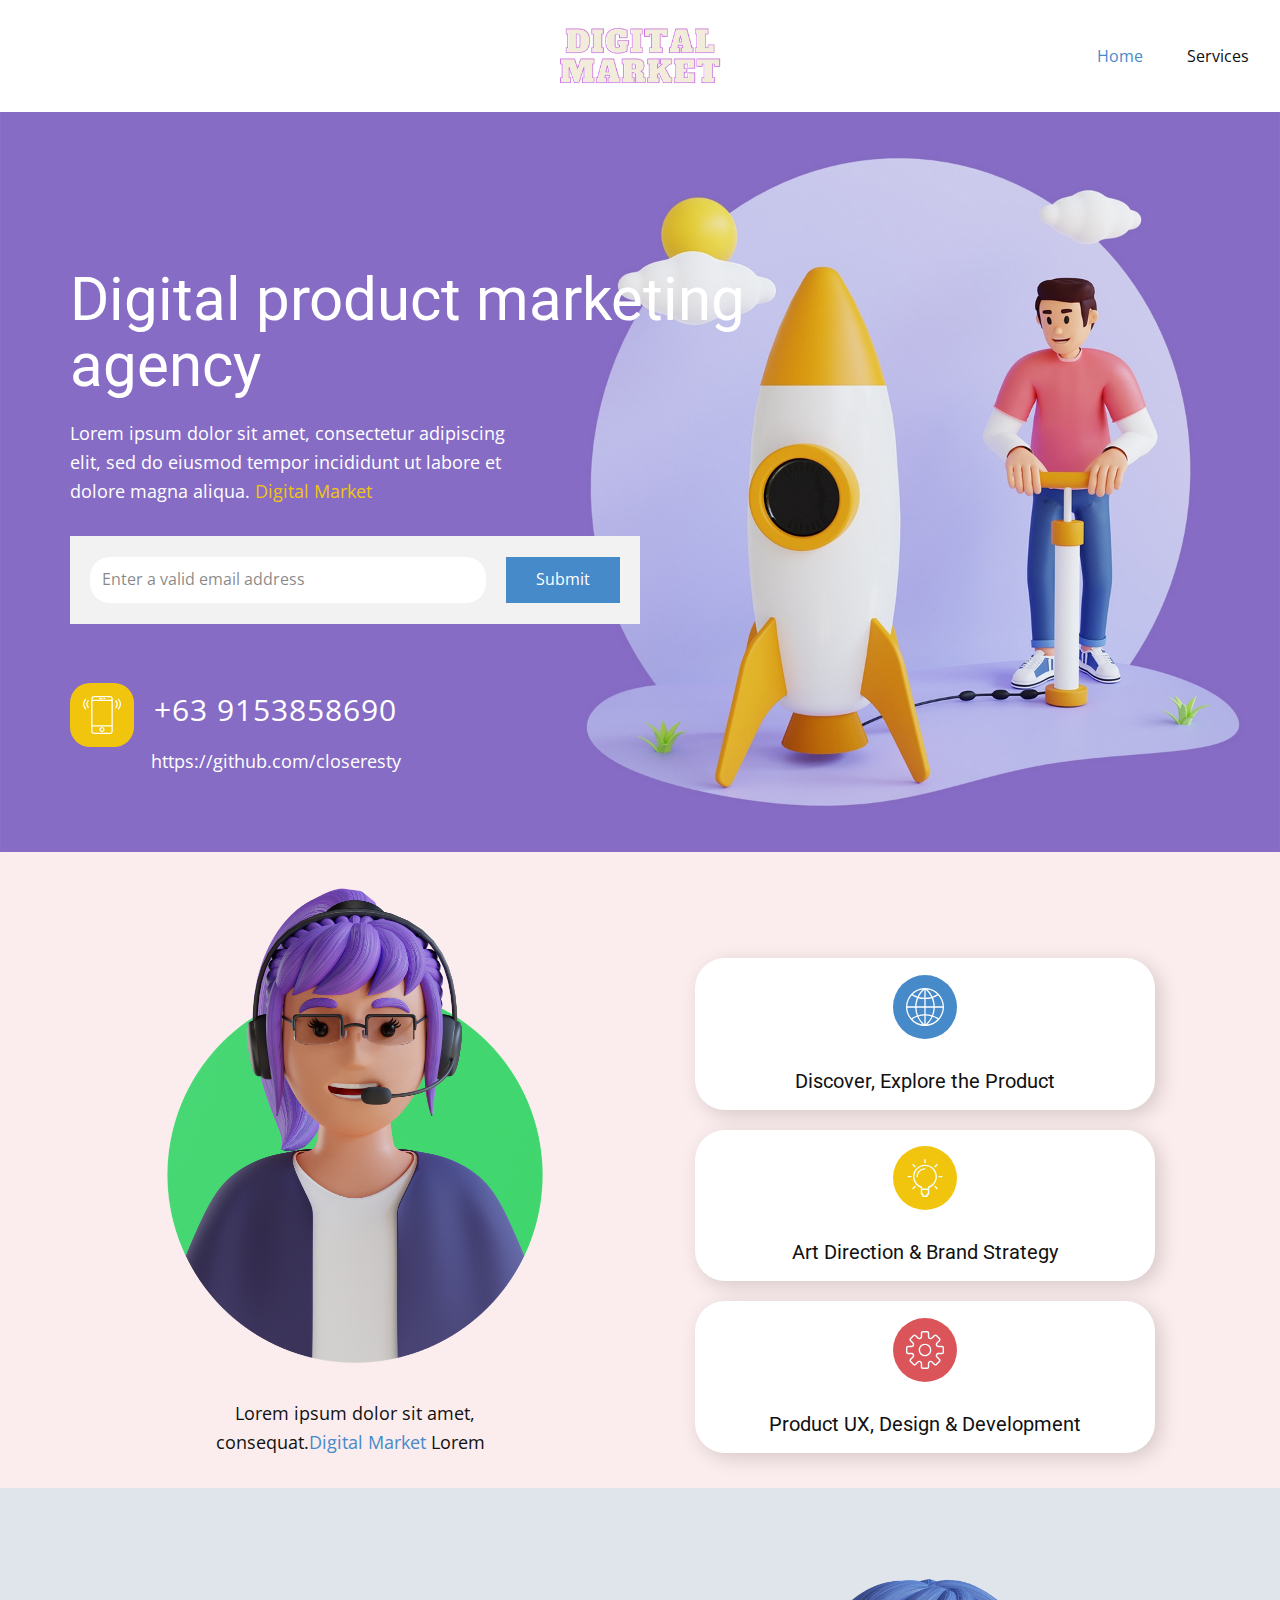
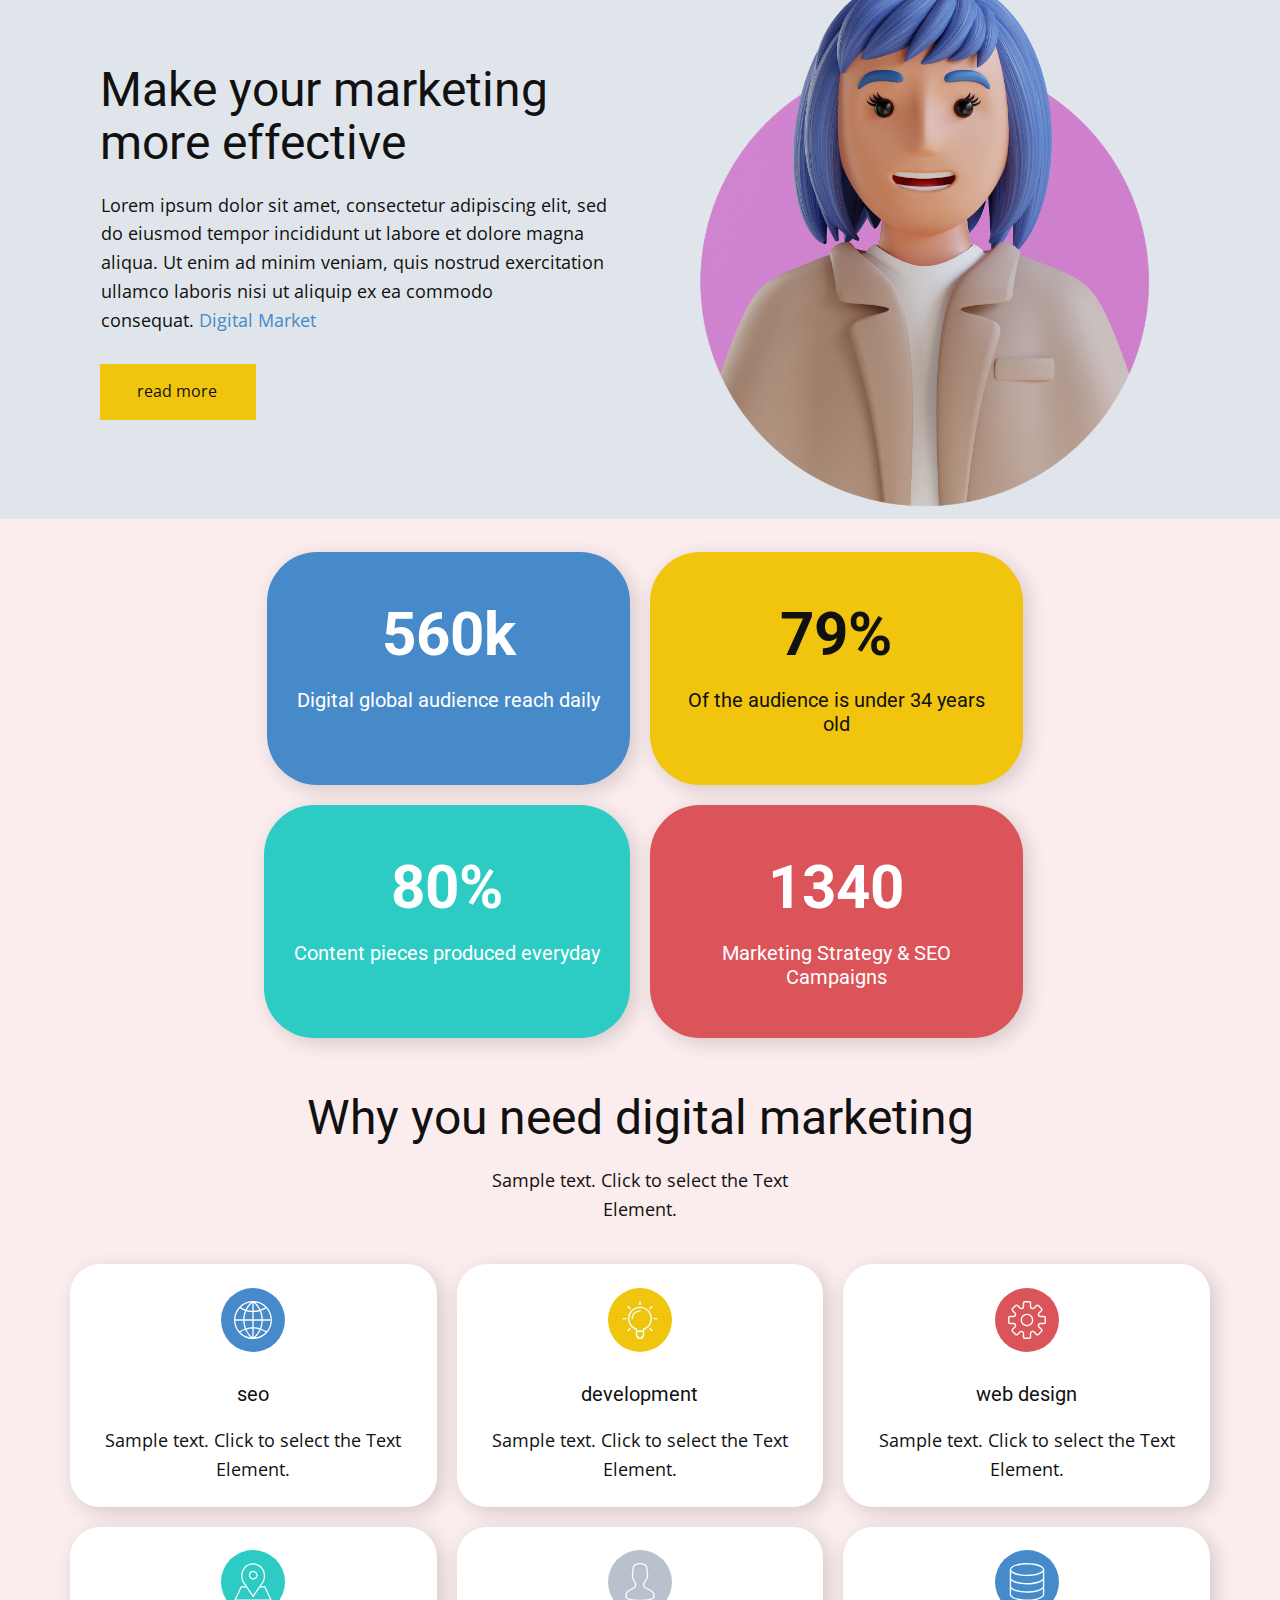
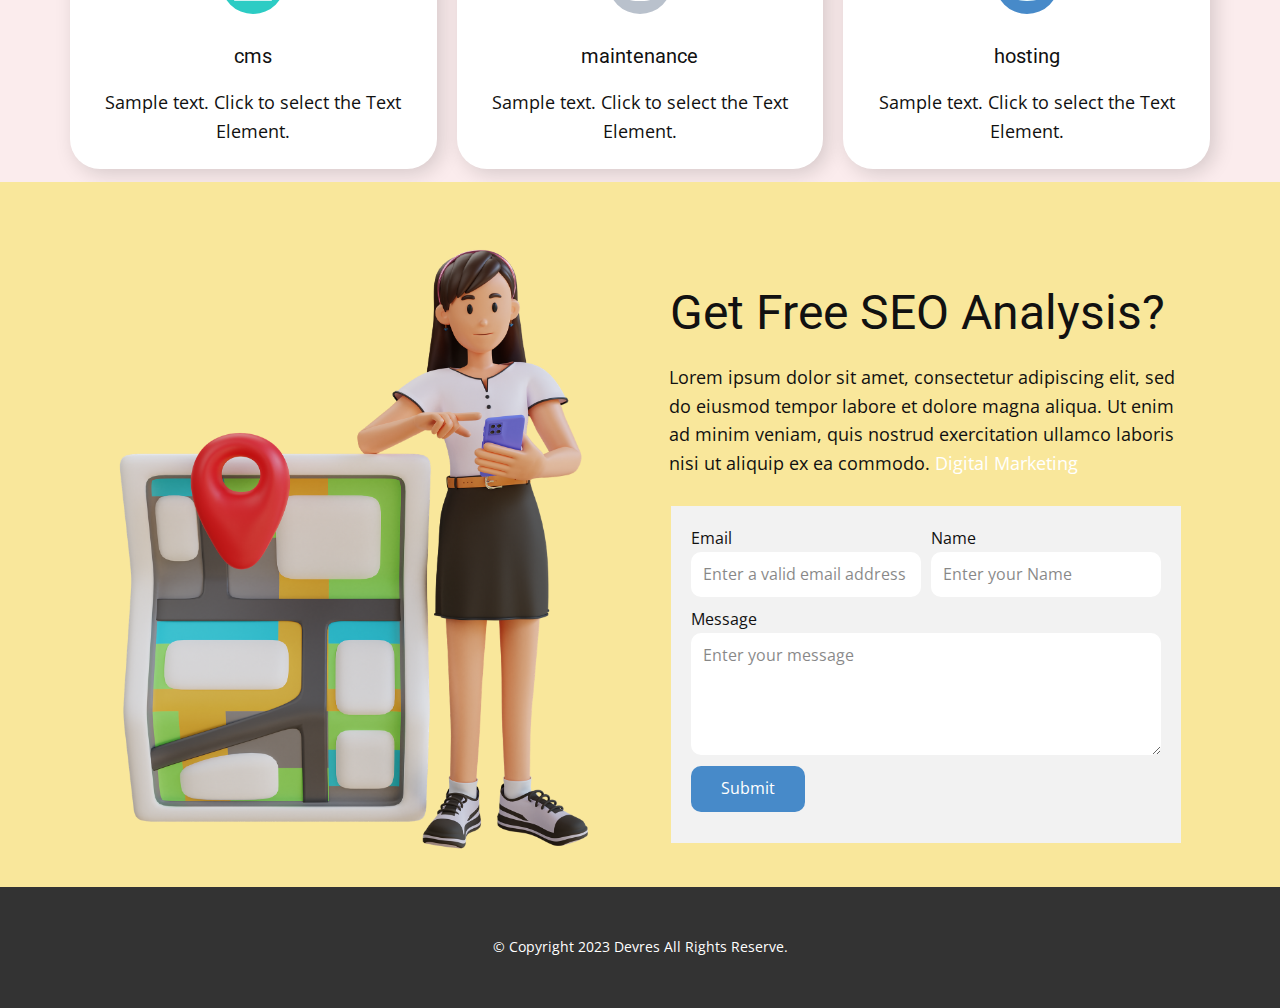
<file: index.html>
<!DOCTYPE html>
<html style="font-size: 16px;" lang="en">

<head>
  <meta name="viewport" content="width=device-width, initial-scale=1.0">
  <meta charset="utf-8">
  <meta name="keywords"
    content="​Digital product marketing agency, ​Make your marketing more effective, ​Convert more customers and grow more revenue now, 560k, 79%, 80%, 1340, ​Why you need digital marketing, ​Get Free SEO Analysis?, ​Got New Project?, Read what our customers say">
  <meta name="description" content="">
  <title>Home</title>
  <link rel="stylesheet" href="nicepage.css" media="screen">
  <link rel="stylesheet" href="Home.css" media="screen">
  <script class="u-script" type="text/javascript" src="jquery.js" defer=""></script>
  <script class="u-script" type="text/javascript" src="nicepage.js" defer=""></script>
  <meta name="generator" content="Nicepage 5.7.9, nicepage.com">
  <meta name="referrer" content="origin">
  <link id="u-theme-google-font" rel="stylesheet"
    href="https://fonts.googleapis.com/css?family=Roboto:100,100i,300,300i,400,400i,500,500i,700,700i,900,900i|Open+Sans:300,300i,400,400i,500,500i,600,600i,700,700i,800,800i">







  <script type="application/ld+json">{
	
}</script>
  <meta name="theme-color" content="#478ac9">
  <meta property="og:title" content="Home">
  <meta property="og:type" content="website">
  <meta data-intl-tel-input-cdn-path="intlTelInput/">
</head>

<body data-home-page="Home.html" data-home-page-title="Home" class="u-body u-xl-mode" data-lang="en">
  <header class="u-clearfix u-header u-header" id="sec-97b1">
    <div class="u-clearfix u-sheet u-sheet-1">
      <a href="https://nicepage.com" class="u-image u-logo u-image-1" data-image-width="1600" data-image-height="600">
        <img src="images/digitalmarketlogo.png" class="u-logo-image u-logo-image-1">
      </a>
      <nav class="u-menu u-menu-one-level u-offcanvas u-menu-1">
        <div class="menu-collapse" style="font-size: 1rem; letter-spacing: 0px;">
          <a class="u-button-style u-custom-left-right-menu-spacing u-custom-padding-bottom u-custom-top-bottom-menu-spacing u-nav-link u-text-active-palette-1-base u-text-hover-palette-2-base"
            href="#">
            <svg class="u-svg-link" viewBox="0 0 24 24">
              <use xmlns:xlink="http://www.w3.org/1999/xlink" xlink:href="#menu-hamburger"></use>
            </svg>
            <svg class="u-svg-content" version="1.1" id="menu-hamburger" viewBox="0 0 16 16" x="0px" y="0px"
              xmlns:xlink="http://www.w3.org/1999/xlink" xmlns="http://www.w3.org/2000/svg">
              <g>
                <rect y="1" width="16" height="2"></rect>
                <rect y="7" width="16" height="2"></rect>
                <rect y="13" width="16" height="2"></rect>
              </g>
            </svg>
          </a>
        </div>
        <div class="u-custom-menu u-nav-container">
          <ul class="u-nav u-unstyled u-nav-1">
            <li class="u-nav-item"><a
                class="u-button-style u-nav-link u-text-active-palette-1-base u-text-hover-palette-2-base"
                href="Home.html" style="padding: 18px 20px;">Home</a>
            </li>
            <li class="u-nav-item"><a
                class="u-button-style u-nav-link u-text-active-palette-1-base u-text-hover-palette-2-base"
                style="padding: 18px 20px;">Services</a>
            </li>
            <li class="u-nav-item"><a
                class="u-button-style u-nav-link u-text-active-palette-1-base u-text-hover-palette-2-base"
                style="padding: 18px 20px;">Contact Us</a>
            </li>
          </ul>
        </div>
        <div class="u-custom-menu u-nav-container-collapse">
          <div class="u-black u-container-style u-inner-container-layout u-opacity u-opacity-95 u-sidenav">
            <div class="u-inner-container-layout u-sidenav-overflow">
              <div class="u-menu-close"></div>
              <ul class="u-align-center u-nav u-popupmenu-items u-unstyled u-nav-2">
                <li class="u-nav-item"><a class="u-button-style u-nav-link" href="Home.html">Home</a>
                </li>
                <li class="u-nav-item"><a class="u-button-style u-nav-link">Services</a>
                </li>
                <li class="u-nav-item"><a class="u-button-style u-nav-link">Contact Us</a>
                </li>
              </ul>
            </div>
          </div>
          <div class="u-black u-menu-overlay u-opacity u-opacity-70"></div>
        </div>
      </nav>
    </div>
  </header>
  <section class="u-clearfix u-image u-section-1" id="sec-6d03" data-image-width="2200" data-image-height="1296">
    <div class="u-clearfix u-sheet u-sheet-1">
      <h1 class="u-align-left u-text u-text-body-alt-color u-text-1"> Digital product marketing agency</h1>
      <p class="u-align-left u-text u-text-body-alt-color u-text-2"> Lorem ipsum dolor sit amet, consectetur adipiscing
        elit, sed do eiusmod tempor incididunt ut labore et dolore magna aliqua.&nbsp;<a href="https://freepik.com"
          class="u-active-none u-border-none u-btn u-button-link u-button-style u-hover-none u-none u-text-palette-3-base u-btn-1">Digital
          Market</a>
      </p>
      <div class="u-form u-grey-5 u-form-1">
        <form action="https://forms.nicepagesrv.com/v2/form/process"
          class="u-clearfix u-form-horizontal u-form-spacing-20 u-inner-form" source="email" name="form"
          style="padding: 20px;">
          <div class="u-form-email u-form-group u-label-none">
            <label for="email-b947" class="u-label">Email</label>
            <input type="email" placeholder="Enter a valid email address" id="email-b947" name="email"
              class="u-border-none u-input u-input-rectangle u-radius-20" required="">
          </div>
          <div class="u-align-left u-form-group u-form-submit u-label-none">
            <a href="#" class="u-btn u-btn-submit u-button-style">Submit</a>
            <input type="submit" value="submit" class="u-form-control-hidden">
          </div>
          <div class="u-form-send-message u-form-send-success"> Thank you! Your message has been sent. </div>
          <div class="u-form-send-error u-form-send-message"> Unable to send your message. Please fix errors then try
            again. </div>
          <input type="hidden" value="" name="recaptchaResponse">
          <input type="hidden" name="formServices" value="98e41a46f298895fff25b10ecca5462d">
        </form>
      </div><span class="u-align-left u-icon u-icon-rounded u-palette-3-base u-radius-20 u-text-white u-icon-1"><svg
          class="u-svg-link" preserveAspectRatio="xMidYMin slice" viewBox="0 0 60 60" style="color: azure;">
          <use xmlns:xlink="http://www.w3.org/1999/xlink" xlink:href="#svg-0a7d"></use>
        </svg><svg class="u-svg-content" viewBox="0 0 60 60" x="0px" y="0px" id="svg-0a7d"
          style="enable-background:new 0 0 60 60;">
          <g>
            <path
              d="M42.595,0H17.405C14.977,0,13,1.977,13,4.405v51.189C13,58.023,14.977,60,17.405,60h25.189C45.023,60,47,58.023,47,55.595
		V4.405C47,1.977,45.023,0,42.595,0z M15,8h30v38H15V8z M17.405,2h25.189C43.921,2,45,3.079,45,4.405V6H15V4.405
		C15,3.079,16.079,2,17.405,2z M42.595,58H17.405C16.079,58,15,56.921,15,55.595V48h30v7.595C45,56.921,43.921,58,42.595,58z">
            </path>
            <path d="M30,49c-2.206,0-4,1.794-4,4s1.794,4,4,4s4-1.794,4-4S32.206,49,30,49z M30,55c-1.103,0-2-0.897-2-2s0.897-2,2-2
		s2,0.897,2,2S31.103,55,30,55z"></path>
            <path d="M26,5h4c0.553,0,1-0.447,1-1s-0.447-1-1-1h-4c-0.553,0-1,0.447-1,1S25.447,5,26,5z"></path>
            <path d="M33,5h1c0.553,0,1-0.447,1-1s-0.447-1-1-1h-1c-0.553,0-1,0.447-1,1S32.447,5,33,5z"></path>
            <path d="M56.612,4.569c-0.391-0.391-1.023-0.391-1.414,0s-0.391,1.023,0,1.414c3.736,3.736,3.736,9.815,0,13.552
		c-0.391,0.391-0.391,1.023,0,1.414c0.195,0.195,0.451,0.293,0.707,0.293s0.512-0.098,0.707-0.293
		C61.128,16.434,61.128,9.085,56.612,4.569z"></path>
            <path d="M52.401,6.845c-0.391-0.391-1.023-0.391-1.414,0s-0.391,1.023,0,1.414c1.237,1.237,1.918,2.885,1.918,4.639
		s-0.681,3.401-1.918,4.638c-0.391,0.391-0.391,1.023,0,1.414c0.195,0.195,0.451,0.293,0.707,0.293s0.512-0.098,0.707-0.293
		c1.615-1.614,2.504-3.764,2.504-6.052S54.017,8.459,52.401,6.845z"></path>
            <path d="M4.802,5.983c0.391-0.391,0.391-1.023,0-1.414s-1.023-0.391-1.414,0c-4.516,4.516-4.516,11.864,0,16.38
		c0.195,0.195,0.451,0.293,0.707,0.293s0.512-0.098,0.707-0.293c0.391-0.391,0.391-1.023,0-1.414
		C1.065,15.799,1.065,9.72,4.802,5.983z"></path>
            <path d="M9.013,6.569c-0.391-0.391-1.023-0.391-1.414,0c-1.615,1.614-2.504,3.764-2.504,6.052s0.889,4.438,2.504,6.053
		c0.195,0.195,0.451,0.293,0.707,0.293s0.512-0.098,0.707-0.293c0.391-0.391,0.391-1.023,0-1.414
		c-1.237-1.237-1.918-2.885-1.918-4.639S7.775,9.22,9.013,7.983C9.403,7.593,9.403,6.96,9.013,6.569z"></path>
          </g>
        </svg></span>
      <a href="https://nicepage.com/css-templates"
        class="u-active-none u-align-left u-btn u-button-style u-hover-none u-none u-text-body-alt-color u-text-hover-palette-3-base u-btn-3">
        +63 9153858690<span style="font-size: 0.625rem;"></span>
      </a>
      <p class="u-align-left u-text u-text-body-alt-color u-text-default u-text-3">https://github.com/closeresty</p>
    </div>
  </section>
  <section class="u-clearfix u-palette-2-light-3 u-section-2" id="sec-44ff">
    <div class="u-clearfix u-sheet u-sheet-1">
      <div class="u-clearfix u-expanded-width u-layout-wrap u-layout-wrap-1">
        <div class="u-layout">
          <div class="u-layout-row">
            <div class="u-container-style u-layout-cell u-size-30 u-layout-cell-1">
              <div class="u-container-layout u-container-layout-1">
                <div class="u-image u-image-circle u-image-contain u-image-1" alt="" data-image-width="1800"
                  data-image-height="2259"></div>
                <p class="u-align-center u-text u-text-1"> Lorem ipsum dolor sit amet, consequat.<a
                    href="https://freepik.com"
                    class="u-active-none u-border-none u-btn u-button-link u-button-style u-hover-none u-none u-text-palette-1-base u-btn-1">Digital
                    Market</a>&nbsp;Lorem&nbsp;&nbsp;
                </p>
              </div>
            </div>
            <div class="u-container-align-center u-container-style u-layout-cell u-size-30 u-layout-cell-2">
              <div class="u-container-layout u-valign-middle u-container-layout-2">
                <div class="u-list u-list-1">
                  <div class="u-repeater u-repeater-1">
                    <div
                      class="u-container-align-center u-container-style u-list-item u-radius-30 u-repeater-item u-shape-round u-white u-list-item-1">
                      <div class="u-container-layout u-similar-container u-valign-middle u-container-layout-3"><span
                          class="u-align-center u-custom-item u-icon u-icon-circle u-palette-1-base u-text-white u-icon-1"><svg
                            class="u-svg-link" preserveAspectRatio="xMidYMin slice" viewBox="0 0 58 58" style="color: azure;">
                            <use xmlns:xlink="http://www.w3.org/1999/xlink" xlink:href="#svg-34ba"></use>
                          </svg><svg class="u-svg-content" viewBox="0 0 58 58" x="0px" y="0px" id="svg-34ba"
                            style="enable-background:new 0 0 58 58;">
                            <path d="M50.688,48.222C55.232,43.101,58,36.369,58,29c0-7.667-2.996-14.643-7.872-19.834c0,0,0-0.001,0-0.001
	c-0.004-0.006-0.01-0.008-0.013-0.013c-5.079-5.399-12.195-8.855-20.11-9.126l-0.001-0.001L29.439,0.01C29.293,0.005,29.147,0,29,0
	s-0.293,0.005-0.439,0.01l-0.563,0.015l-0.001,0.001c-7.915,0.271-15.031,3.727-20.11,9.126c-0.004,0.005-0.01,0.007-0.013,0.013
	c0,0,0,0.001-0.001,0.002C2.996,14.357,0,21.333,0,29c0,7.369,2.768,14.101,7.312,19.222c0.006,0.009,0.006,0.019,0.013,0.028
	c0.018,0.025,0.044,0.037,0.063,0.06c5.106,5.708,12.432,9.385,20.608,9.665l0.001,0.001l0.563,0.015C28.707,57.995,28.853,58,29,58
	s0.293-0.005,0.439-0.01l0.563-0.015l0.001-0.001c8.185-0.281,15.519-3.965,20.625-9.685c0.013-0.017,0.034-0.022,0.046-0.04
	C50.682,48.241,50.682,48.231,50.688,48.222z M2.025,30h12.003c0.113,4.239,0.941,8.358,2.415,12.217
	c-2.844,1.029-5.563,2.409-8.111,4.131C4.585,41.891,2.253,36.21,2.025,30z M8.878,11.023c2.488,1.618,5.137,2.914,7.9,3.882
	C15.086,19.012,14.15,23.44,14.028,28H2.025C2.264,21.493,4.812,15.568,8.878,11.023z M55.975,28H43.972
	c-0.122-4.56-1.058-8.988-2.75-13.095c2.763-0.968,5.412-2.264,7.9-3.882C53.188,15.568,55.736,21.493,55.975,28z M28,14.963
	c-2.891-0.082-5.729-0.513-8.471-1.283C21.556,9.522,24.418,5.769,28,2.644V14.963z M28,16.963V28H16.028
	c0.123-4.348,1.035-8.565,2.666-12.475C21.7,16.396,24.821,16.878,28,16.963z M30,16.963c3.179-0.085,6.3-0.566,9.307-1.438
	c1.631,3.91,2.543,8.127,2.666,12.475H30V16.963z M30,14.963V2.644c3.582,3.125,6.444,6.878,8.471,11.036
	C35.729,14.45,32.891,14.881,30,14.963z M40.409,13.072c-1.921-4.025-4.587-7.692-7.888-10.835
	c5.856,0.766,11.125,3.414,15.183,7.318C45.4,11.017,42.956,12.193,40.409,13.072z M17.591,13.072
	c-2.547-0.879-4.991-2.055-7.294-3.517c4.057-3.904,9.327-6.552,15.183-7.318C22.178,5.38,19.512,9.047,17.591,13.072z M16.028,30
	H28v10.038c-3.307,0.088-6.547,0.604-9.661,1.541C16.932,37.924,16.141,34.019,16.028,30z M28,42.038v13.318
	c-3.834-3.345-6.84-7.409-8.884-11.917C21.983,42.594,24.961,42.124,28,42.038z M30,55.356V42.038
	c3.039,0.085,6.017,0.556,8.884,1.4C36.84,47.947,33.834,52.011,30,55.356z M30,40.038V30h11.972
	c-0.113,4.019-0.904,7.924-2.312,11.58C36.547,40.642,33.307,40.126,30,40.038z M43.972,30h12.003
	c-0.228,6.21-2.559,11.891-6.307,16.348c-2.548-1.722-5.267-3.102-8.111-4.131C43.032,38.358,43.859,34.239,43.972,30z
	 M9.691,47.846c2.366-1.572,4.885-2.836,7.517-3.781c1.945,4.36,4.737,8.333,8.271,11.698C19.328,54.958,13.823,52.078,9.691,47.846
	z M32.521,55.763c3.534-3.364,6.326-7.337,8.271-11.698c2.632,0.945,5.15,2.209,7.517,3.781
	C44.177,52.078,38.672,54.958,32.521,55.763z"></path>
                          </svg></span>
                        <h5 class="u-align-center u-text u-text-2"> Discover, Explore the Product</h5>
                      </div>
                    </div>
                    <div
                      class="u-container-align-center u-container-style u-list-item u-radius-30 u-repeater-item u-shape-round u-white u-list-item-2">
                      <div class="u-container-layout u-similar-container u-valign-middle u-container-layout-4"><span
                          class="u-align-center u-custom-item u-icon u-icon-circle u-palette-3-base u-icon-2"><svg
                            class="u-svg-link" preserveAspectRatio="xMidYMin slice" viewBox="0 0 54 54" style="color: azure;">
                            <use xmlns:xlink="http://www.w3.org/1999/xlink" xlink:href="#svg-8804"></use>
                          </svg><svg class="u-svg-content" viewBox="0 0 54 54" x="0px" y="0px" id="svg-8804"
                            style="enable-background:new 0 0 54 54;">
                            <g>
                              <path d="M27,8c-9.374,0-17,7.626-17,17c0,7.112,4.391,13.412,11,15.9V50c0,0.553,0.447,1,1,1h1v2c0,0.553,0.447,1,1,1h6
		c0.553,0,1-0.447,1-1v-2h1c0.553,0,1-0.447,1-1v-9.1c6.609-2.488,11-8.788,11-15.9C44,15.626,36.374,8,27,8z M30,49
		c-0.553,0-1,0.447-1,1v2h-4v-2c0-0.553-0.447-1-1-1h-1v-5h8v5H30z M31.688,39.242C31.277,39.377,31,39.761,31,40.192V42h-8v-1.808
		c0-0.432-0.277-0.815-0.688-0.95C16.145,37.214,12,31.49,12,25c0-8.271,6.729-15,15-15s15,6.729,15,15
		C42,31.49,37.855,37.214,31.688,39.242z"></path>
                              <path
                                d="M27,6c0.553,0,1-0.447,1-1V1c0-0.553-0.447-1-1-1s-1,0.447-1,1v4C26,5.553,26.447,6,27,6z">
                              </path>
                              <path
                                d="M51,24h-4c-0.553,0-1,0.447-1,1s0.447,1,1,1h4c0.553,0,1-0.447,1-1S51.553,24,51,24z">
                              </path>
                              <path d="M7,24H3c-0.553,0-1,0.447-1,1s0.447,1,1,1h4c0.553,0,1-0.447,1-1S7.553,24,7,24z">
                              </path>
                              <path d="M43.264,7.322l-2.828,2.828c-0.391,0.391-0.391,1.023,0,1.414c0.195,0.195,0.451,0.293,0.707,0.293
		s0.512-0.098,0.707-0.293l2.828-2.828c0.391-0.391,0.391-1.023,0-1.414S43.654,6.932,43.264,7.322z"></path>
                              <path d="M12.15,38.436l-2.828,2.828c-0.391,0.391-0.391,1.023,0,1.414c0.195,0.195,0.451,0.293,0.707,0.293
		s0.512-0.098,0.707-0.293l2.828-2.828c0.391-0.391,0.391-1.023,0-1.414S12.541,38.045,12.15,38.436z"></path>
                              <path d="M41.85,38.436c-0.391-0.391-1.023-0.391-1.414,0s-0.391,1.023,0,1.414l2.828,2.828c0.195,0.195,0.451,0.293,0.707,0.293
		s0.512-0.098,0.707-0.293c0.391-0.391,0.391-1.023,0-1.414L41.85,38.436z"></path>
                              <path d="M12.15,11.564c0.195,0.195,0.451,0.293,0.707,0.293s0.512-0.098,0.707-0.293c0.391-0.391,0.391-1.023,0-1.414l-2.828-2.828
		c-0.391-0.391-1.023-0.391-1.414,0s-0.391,1.023,0,1.414L12.15,11.564z"></path>
                              <path d="M27,13c-6.617,0-12,5.383-12,12c0,0.553,0.447,1,1,1s1-0.447,1-1c0-5.514,4.486-10,10-10c0.553,0,1-0.447,1-1
		S27.553,13,27,13z"></path>
                            </g>
                          </svg></span>
                        <h5 class="u-align-center u-text u-text-3"> Art Direction &amp; Brand Strategy</h5>
                      </div>
                    </div>
                    <div
                      class="u-container-align-center u-container-style u-list-item u-radius-30 u-repeater-item u-shape-round u-white u-list-item-3">
                      <div class="u-container-layout u-similar-container u-valign-middle u-container-layout-5"><span
                          class="u-align-center u-custom-item u-icon u-icon-circle u-palette-2-base u-icon-3"><svg
                            class="u-svg-link" preserveAspectRatio="xMidYMin slice" viewBox="0 0 54 54" style="color: azure;">
                            <use xmlns:xlink="http://www.w3.org/1999/xlink" xlink:href="#svg-3d60"></use>
                          </svg><svg class="u-svg-content" viewBox="0 0 54 54" x="0px" y="0px" id="svg-3d60"
                            style="enable-background:new 0 0 54 54;">
                            <g>
                              <path
                                d="M51.22,21h-5.052c-0.812,0-1.481-0.447-1.792-1.197s-0.153-1.54,0.42-2.114l3.572-3.571
		c0.525-0.525,0.814-1.224,0.814-1.966c0-0.743-0.289-1.441-0.814-1.967l-4.553-4.553c-1.05-1.05-2.881-1.052-3.933,0l-3.571,3.571
		c-0.574,0.573-1.366,0.733-2.114,0.421C33.447,9.313,33,8.644,33,7.832V2.78C33,1.247,31.753,0,30.22,0H23.78
		C22.247,0,21,1.247,21,2.78v5.052c0,0.812-0.447,1.481-1.197,1.792c-0.748,0.313-1.54,0.152-2.114-0.421l-3.571-3.571
		c-1.052-1.052-2.883-1.05-3.933,0l-4.553,4.553c-0.525,0.525-0.814,1.224-0.814,1.967c0,0.742,0.289,1.44,0.814,1.966l3.572,3.571
		c0.573,0.574,0.73,1.364,0.42,2.114S8.644,21,7.832,21H2.78C1.247,21,0,22.247,0,23.78v6.439C0,31.753,1.247,33,2.78,33h5.052
		c0.812,0,1.481,0.447,1.792,1.197s0.153,1.54-0.42,2.114l-3.572,3.571c-0.525,0.525-0.814,1.224-0.814,1.966
		c0,0.743,0.289,1.441,0.814,1.967l4.553,4.553c1.051,1.051,2.881,1.053,3.933,0l3.571-3.572c0.574-0.573,1.363-0.731,2.114-0.42
		c0.75,0.311,1.197,0.98,1.197,1.792v5.052c0,1.533,1.247,2.78,2.78,2.78h6.439c1.533,0,2.78-1.247,2.78-2.78v-5.052
		c0-0.812,0.447-1.481,1.197-1.792c0.751-0.312,1.54-0.153,2.114,0.42l3.571,3.572c1.052,1.052,2.883,1.05,3.933,0l4.553-4.553
		c0.525-0.525,0.814-1.224,0.814-1.967c0-0.742-0.289-1.44-0.814-1.966l-3.572-3.571c-0.573-0.574-0.73-1.364-0.42-2.114
		S45.356,33,46.168,33h5.052c1.533,0,2.78-1.247,2.78-2.78V23.78C54,22.247,52.753,21,51.22,21z M52,30.22
		C52,30.65,51.65,31,51.22,31h-5.052c-1.624,0-3.019,0.932-3.64,2.432c-0.622,1.5-0.295,3.146,0.854,4.294l3.572,3.571
		c0.305,0.305,0.305,0.8,0,1.104l-4.553,4.553c-0.304,0.304-0.799,0.306-1.104,0l-3.571-3.572c-1.149-1.149-2.794-1.474-4.294-0.854
		c-1.5,0.621-2.432,2.016-2.432,3.64v5.052C31,51.65,30.65,52,30.22,52H23.78C23.35,52,23,51.65,23,51.22v-5.052
		c0-1.624-0.932-3.019-2.432-3.64c-0.503-0.209-1.021-0.311-1.533-0.311c-1.014,0-1.997,0.4-2.761,1.164l-3.571,3.572
		c-0.306,0.306-0.801,0.304-1.104,0l-4.553-4.553c-0.305-0.305-0.305-0.8,0-1.104l3.572-3.571c1.148-1.148,1.476-2.794,0.854-4.294
		C10.851,31.932,9.456,31,7.832,31H2.78C2.35,31,2,30.65,2,30.22V23.78C2,23.35,2.35,23,2.78,23h5.052
		c1.624,0,3.019-0.932,3.64-2.432c0.622-1.5,0.295-3.146-0.854-4.294l-3.572-3.571c-0.305-0.305-0.305-0.8,0-1.104l4.553-4.553
		c0.304-0.305,0.799-0.305,1.104,0l3.571,3.571c1.147,1.147,2.792,1.476,4.294,0.854C22.068,10.851,23,9.456,23,7.832V2.78
		C23,2.35,23.35,2,23.78,2h6.439C30.65,2,31,2.35,31,2.78v5.052c0,1.624,0.932,3.019,2.432,3.64
		c1.502,0.622,3.146,0.294,4.294-0.854l3.571-3.571c0.306-0.305,0.801-0.305,1.104,0l4.553,4.553c0.305,0.305,0.305,0.8,0,1.104
		l-3.572,3.571c-1.148,1.148-1.476,2.794-0.854,4.294c0.621,1.5,2.016,2.432,3.64,2.432h5.052C51.65,23,52,23.35,52,23.78V30.22z">
                              </path>
                              <path d="M27,18c-4.963,0-9,4.037-9,9s4.037,9,9,9s9-4.037,9-9S31.963,18,27,18z M27,34c-3.859,0-7-3.141-7-7s3.141-7,7-7
		s7,3.141,7,7S30.859,34,27,34z"></path>
                            </g>
                          </svg></span>
                        <h5 class="u-align-center u-text u-text-4"> Product UX, Design &amp; Development‎</h5>
                      </div>
                    </div>
                  </div>
                </div>
              </div>
            </div>
          </div>
        </div>
      </div>
    </div>
  </section>
  <section class="u-clearfix u-palette-5-light-2 u-section-3" id="sec-e816">
    <div class="u-clearfix u-sheet u-sheet-1">
      <div class="u-clearfix u-expanded-width u-layout-wrap u-layout-wrap-1">
        <div class="u-layout">
          <div class="u-layout-row">
            <div class="u-container-style u-layout-cell u-size-30 u-layout-cell-1">
              <div class="u-container-layout u-valign-middle-xl u-container-layout-1">
                <h2 class="u-align-center-sm u-align-center-xs u-text u-text-default u-text-1"> Make your marketing more
                  effective</h2>
                <p class="u-align-center-sm u-align-center-xs u-text u-text-default u-text-2"> Lorem ipsum dolor sit
                  amet, consectetur adipiscing elit, sed do eiusmod tempor incididunt ut labore et dolore magna aliqua.
                  Ut enim ad minim veniam, quis nostrud exercitation ullamco laboris nisi ut aliquip ex ea commodo
                  consequat.&nbsp;<a href="https://freepik.com"
                    class="u-active-none u-border-none u-btn u-button-link u-button-style u-hover-none u-none u-text-palette-1-base u-btn-1">Digital
                    Market</a>
                </p>
                <a href="https://nicepage.cloud"
                  class="u-align-center-sm u-align-center-xs u-border-none u-btn u-button-style u-palette-3-base u-btn-2">read
                  more</a>
              </div>
            </div>
            <div
              class="u-container-align-center-sm u-container-align-center-xs u-container-style u-layout-cell u-size-30 u-layout-cell-2">
              <div class="u-container-layout u-valign-middle u-container-layout-2">
                <img class="u-expanded-width u-image u-image-contain u-image-default u-image-1"
                  src="images/29371452_3d00860.png" alt="" data-image-width="1800" data-image-height="2111">
              </div>
            </div>
          </div>
        </div>
      </div>
    </div>
  </section>
  <section class="u-clearfix u-palette-2-light-3 u-section-4" id="carousel_5762">
    <div class="u-clearfix u-sheet u-valign-middle u-sheet-1">
      <div class="u-list u-list-1">
        <div class="u-repeater u-repeater-1">
          <div
            class="u-container-align-center u-container-style u-custom-item u-list-item u-palette-1-base u-radius-50 u-repeater-item u-shape-round u-list-item-1">
            <div class="u-container-layout u-similar-container u-container-layout-1">
              <h2 class="u-align-center u-text u-text-1">560k</h2>
              <h5 class="u-align-center u-text u-text-2"> Digital global audience reach daily</h5>
            </div>
          </div>
          <div
            class="u-container-align-center u-container-style u-custom-item u-list-item u-palette-3-base u-radius-50 u-repeater-item u-shape-round u-list-item-2">
            <div class="u-container-layout u-similar-container u-container-layout-2">
              <h2 class="u-align-center u-text u-text-3">79%</h2>
              <h5 class="u-align-center u-text u-text-4"> Of the audience is under 34 years old</h5>
            </div>
          </div>
          <div
            class="u-container-align-center u-container-style u-custom-item u-list-item u-palette-4-base u-radius-50 u-repeater-item u-shape-round u-list-item-3">
            <div class="u-container-layout u-similar-container u-container-layout-3">
              <h2 class="u-align-center u-text u-text-5">80%</h2>
              <h5 class="u-align-center u-text u-text-6"> Content pieces produced everyday</h5>
            </div>
          </div>
          <div
            class="u-container-align-center u-container-style u-custom-item u-list-item u-palette-2-base u-radius-50 u-repeater-item u-shape-round u-list-item-4">
            <div class="u-container-layout u-similar-container u-container-layout-4">
              <h2 class="u-align-center u-text u-text-7">1340</h2>
              <h5 class="u-align-center u-text u-text-8"> Marketing Strategy &amp; SEO Campaigns</h5>
            </div>
          </div>
        </div>
      </div>
    </div>
  </section>
  <section class="u-clearfix u-container-align-center u-palette-2-light-3 u-section-5" id="carousel_02cf">
    <div class="u-clearfix u-sheet u-sheet-1">
      <h2 class="u-align-center u-text u-text-default u-text-1"> Why you need digital marketing</h2>
      <p class="u-align-center u-text u-text-2">Sample text. Click to select the Text Element.</p>
      <div class="u-expanded-width u-list u-list-1">
        <div class="u-repeater u-repeater-1">
          <div
            class="u-container-align-center u-container-style u-list-item u-radius-30 u-repeater-item u-shape-round u-white u-list-item-1">
            <div class="u-container-layout u-similar-container u-valign-middle u-container-layout-1"><span
                class="u-align-center u-custom-item u-icon u-icon-circle u-palette-1-base u-text-white u-icon-1"><svg
                  class="u-svg-link" preserveAspectRatio="xMidYMin slice" viewBox="0 0 58 58" style="color: azure;">
                  <use xmlns:xlink="http://www.w3.org/1999/xlink" xlink:href="#svg-34ba"></use>
                </svg><svg class="u-svg-content" viewBox="0 0 58 58" x="0px" y="0px" id="svg-34ba"
                  style="enable-background:new 0 0 58 58;">
                  <path d="M50.688,48.222C55.232,43.101,58,36.369,58,29c0-7.667-2.996-14.643-7.872-19.834c0,0,0-0.001,0-0.001
	c-0.004-0.006-0.01-0.008-0.013-0.013c-5.079-5.399-12.195-8.855-20.11-9.126l-0.001-0.001L29.439,0.01C29.293,0.005,29.147,0,29,0
	s-0.293,0.005-0.439,0.01l-0.563,0.015l-0.001,0.001c-7.915,0.271-15.031,3.727-20.11,9.126c-0.004,0.005-0.01,0.007-0.013,0.013
	c0,0,0,0.001-0.001,0.002C2.996,14.357,0,21.333,0,29c0,7.369,2.768,14.101,7.312,19.222c0.006,0.009,0.006,0.019,0.013,0.028
	c0.018,0.025,0.044,0.037,0.063,0.06c5.106,5.708,12.432,9.385,20.608,9.665l0.001,0.001l0.563,0.015C28.707,57.995,28.853,58,29,58
	s0.293-0.005,0.439-0.01l0.563-0.015l0.001-0.001c8.185-0.281,15.519-3.965,20.625-9.685c0.013-0.017,0.034-0.022,0.046-0.04
	C50.682,48.241,50.682,48.231,50.688,48.222z M2.025,30h12.003c0.113,4.239,0.941,8.358,2.415,12.217
	c-2.844,1.029-5.563,2.409-8.111,4.131C4.585,41.891,2.253,36.21,2.025,30z M8.878,11.023c2.488,1.618,5.137,2.914,7.9,3.882
	C15.086,19.012,14.15,23.44,14.028,28H2.025C2.264,21.493,4.812,15.568,8.878,11.023z M55.975,28H43.972
	c-0.122-4.56-1.058-8.988-2.75-13.095c2.763-0.968,5.412-2.264,7.9-3.882C53.188,15.568,55.736,21.493,55.975,28z M28,14.963
	c-2.891-0.082-5.729-0.513-8.471-1.283C21.556,9.522,24.418,5.769,28,2.644V14.963z M28,16.963V28H16.028
	c0.123-4.348,1.035-8.565,2.666-12.475C21.7,16.396,24.821,16.878,28,16.963z M30,16.963c3.179-0.085,6.3-0.566,9.307-1.438
	c1.631,3.91,2.543,8.127,2.666,12.475H30V16.963z M30,14.963V2.644c3.582,3.125,6.444,6.878,8.471,11.036
	C35.729,14.45,32.891,14.881,30,14.963z M40.409,13.072c-1.921-4.025-4.587-7.692-7.888-10.835
	c5.856,0.766,11.125,3.414,15.183,7.318C45.4,11.017,42.956,12.193,40.409,13.072z M17.591,13.072
	c-2.547-0.879-4.991-2.055-7.294-3.517c4.057-3.904,9.327-6.552,15.183-7.318C22.178,5.38,19.512,9.047,17.591,13.072z M16.028,30
	H28v10.038c-3.307,0.088-6.547,0.604-9.661,1.541C16.932,37.924,16.141,34.019,16.028,30z M28,42.038v13.318
	c-3.834-3.345-6.84-7.409-8.884-11.917C21.983,42.594,24.961,42.124,28,42.038z M30,55.356V42.038
	c3.039,0.085,6.017,0.556,8.884,1.4C36.84,47.947,33.834,52.011,30,55.356z M30,40.038V30h11.972
	c-0.113,4.019-0.904,7.924-2.312,11.58C36.547,40.642,33.307,40.126,30,40.038z M43.972,30h12.003
	c-0.228,6.21-2.559,11.891-6.307,16.348c-2.548-1.722-5.267-3.102-8.111-4.131C43.032,38.358,43.859,34.239,43.972,30z
	 M9.691,47.846c2.366-1.572,4.885-2.836,7.517-3.781c1.945,4.36,4.737,8.333,8.271,11.698C19.328,54.958,13.823,52.078,9.691,47.846
	z M32.521,55.763c3.534-3.364,6.326-7.337,8.271-11.698c2.632,0.945,5.15,2.209,7.517,3.781
	C44.177,52.078,38.672,54.958,32.521,55.763z"></path>
                </svg></span>
              <h5 class="u-align-center u-text u-text-3">seo</h5>
              <p class="u-align-center u-text u-text-4">Sample text. Click to select the Text Element.</p>
            </div>
          </div>
          <div
            class="u-container-align-center u-container-style u-list-item u-radius-30 u-repeater-item u-shape-round u-white u-list-item-2">
            <div class="u-container-layout u-similar-container u-valign-middle u-container-layout-2"><span
                class="u-align-center u-custom-item u-icon u-icon-circle u-palette-3-base u-icon-2"><svg
                  class="u-svg-link" preserveAspectRatio="xMidYMin slice" viewBox="0 0 54 54" style="color: azure;">
                  <use xmlns:xlink="http://www.w3.org/1999/xlink" xlink:href="#svg-8804"></use>
                </svg><svg class="u-svg-content" viewBox="0 0 54 54" x="0px" y="0px" id="svg-8804"
                  style="enable-background:new 0 0 54 54;">
                  <g>
                    <path d="M27,8c-9.374,0-17,7.626-17,17c0,7.112,4.391,13.412,11,15.9V50c0,0.553,0.447,1,1,1h1v2c0,0.553,0.447,1,1,1h6
		c0.553,0,1-0.447,1-1v-2h1c0.553,0,1-0.447,1-1v-9.1c6.609-2.488,11-8.788,11-15.9C44,15.626,36.374,8,27,8z M30,49
		c-0.553,0-1,0.447-1,1v2h-4v-2c0-0.553-0.447-1-1-1h-1v-5h8v5H30z M31.688,39.242C31.277,39.377,31,39.761,31,40.192V42h-8v-1.808
		c0-0.432-0.277-0.815-0.688-0.95C16.145,37.214,12,31.49,12,25c0-8.271,6.729-15,15-15s15,6.729,15,15
		C42,31.49,37.855,37.214,31.688,39.242z"></path>
                    <path d="M27,6c0.553,0,1-0.447,1-1V1c0-0.553-0.447-1-1-1s-1,0.447-1,1v4C26,5.553,26.447,6,27,6z">
                    </path>
                    <path d="M51,24h-4c-0.553,0-1,0.447-1,1s0.447,1,1,1h4c0.553,0,1-0.447,1-1S51.553,24,51,24z"></path>
                    <path d="M7,24H3c-0.553,0-1,0.447-1,1s0.447,1,1,1h4c0.553,0,1-0.447,1-1S7.553,24,7,24z"></path>
                    <path d="M43.264,7.322l-2.828,2.828c-0.391,0.391-0.391,1.023,0,1.414c0.195,0.195,0.451,0.293,0.707,0.293
		s0.512-0.098,0.707-0.293l2.828-2.828c0.391-0.391,0.391-1.023,0-1.414S43.654,6.932,43.264,7.322z"></path>
                    <path d="M12.15,38.436l-2.828,2.828c-0.391,0.391-0.391,1.023,0,1.414c0.195,0.195,0.451,0.293,0.707,0.293
		s0.512-0.098,0.707-0.293l2.828-2.828c0.391-0.391,0.391-1.023,0-1.414S12.541,38.045,12.15,38.436z"></path>
                    <path d="M41.85,38.436c-0.391-0.391-1.023-0.391-1.414,0s-0.391,1.023,0,1.414l2.828,2.828c0.195,0.195,0.451,0.293,0.707,0.293
		s0.512-0.098,0.707-0.293c0.391-0.391,0.391-1.023,0-1.414L41.85,38.436z"></path>
                    <path d="M12.15,11.564c0.195,0.195,0.451,0.293,0.707,0.293s0.512-0.098,0.707-0.293c0.391-0.391,0.391-1.023,0-1.414l-2.828-2.828
		c-0.391-0.391-1.023-0.391-1.414,0s-0.391,1.023,0,1.414L12.15,11.564z"></path>
                    <path d="M27,13c-6.617,0-12,5.383-12,12c0,0.553,0.447,1,1,1s1-0.447,1-1c0-5.514,4.486-10,10-10c0.553,0,1-0.447,1-1
		S27.553,13,27,13z"></path>
                  </g>
                </svg></span>
              <h5 class="u-align-center u-text u-text-5">development</h5>
              <p class="u-align-center u-text u-text-6">Sample text. Click to select the Text Element.</p>
            </div>
          </div>
          <div
            class="u-container-align-center u-container-style u-list-item u-radius-30 u-repeater-item u-shape-round u-white u-list-item-3">
            <div class="u-container-layout u-similar-container u-valign-middle u-container-layout-3"><span
                class="u-align-center u-custom-item u-icon u-icon-circle u-palette-2-base u-icon-3"><svg
                  class="u-svg-link" preserveAspectRatio="xMidYMin slice" viewBox="0 0 54 54" style="color: azure;">
                  <use xmlns:xlink="http://www.w3.org/1999/xlink" xlink:href="#svg-3d60"></use>
                </svg><svg class="u-svg-content" viewBox="0 0 54 54" x="0px" y="0px" id="svg-3d60"
                  style="enable-background:new 0 0 54 54;">
                  <g>
                    <path
                      d="M51.22,21h-5.052c-0.812,0-1.481-0.447-1.792-1.197s-0.153-1.54,0.42-2.114l3.572-3.571
		c0.525-0.525,0.814-1.224,0.814-1.966c0-0.743-0.289-1.441-0.814-1.967l-4.553-4.553c-1.05-1.05-2.881-1.052-3.933,0l-3.571,3.571
		c-0.574,0.573-1.366,0.733-2.114,0.421C33.447,9.313,33,8.644,33,7.832V2.78C33,1.247,31.753,0,30.22,0H23.78
		C22.247,0,21,1.247,21,2.78v5.052c0,0.812-0.447,1.481-1.197,1.792c-0.748,0.313-1.54,0.152-2.114-0.421l-3.571-3.571
		c-1.052-1.052-2.883-1.05-3.933,0l-4.553,4.553c-0.525,0.525-0.814,1.224-0.814,1.967c0,0.742,0.289,1.44,0.814,1.966l3.572,3.571
		c0.573,0.574,0.73,1.364,0.42,2.114S8.644,21,7.832,21H2.78C1.247,21,0,22.247,0,23.78v6.439C0,31.753,1.247,33,2.78,33h5.052
		c0.812,0,1.481,0.447,1.792,1.197s0.153,1.54-0.42,2.114l-3.572,3.571c-0.525,0.525-0.814,1.224-0.814,1.966
		c0,0.743,0.289,1.441,0.814,1.967l4.553,4.553c1.051,1.051,2.881,1.053,3.933,0l3.571-3.572c0.574-0.573,1.363-0.731,2.114-0.42
		c0.75,0.311,1.197,0.98,1.197,1.792v5.052c0,1.533,1.247,2.78,2.78,2.78h6.439c1.533,0,2.78-1.247,2.78-2.78v-5.052
		c0-0.812,0.447-1.481,1.197-1.792c0.751-0.312,1.54-0.153,2.114,0.42l3.571,3.572c1.052,1.052,2.883,1.05,3.933,0l4.553-4.553
		c0.525-0.525,0.814-1.224,0.814-1.967c0-0.742-0.289-1.44-0.814-1.966l-3.572-3.571c-0.573-0.574-0.73-1.364-0.42-2.114
		S45.356,33,46.168,33h5.052c1.533,0,2.78-1.247,2.78-2.78V23.78C54,22.247,52.753,21,51.22,21z M52,30.22
		C52,30.65,51.65,31,51.22,31h-5.052c-1.624,0-3.019,0.932-3.64,2.432c-0.622,1.5-0.295,3.146,0.854,4.294l3.572,3.571
		c0.305,0.305,0.305,0.8,0,1.104l-4.553,4.553c-0.304,0.304-0.799,0.306-1.104,0l-3.571-3.572c-1.149-1.149-2.794-1.474-4.294-0.854
		c-1.5,0.621-2.432,2.016-2.432,3.64v5.052C31,51.65,30.65,52,30.22,52H23.78C23.35,52,23,51.65,23,51.22v-5.052
		c0-1.624-0.932-3.019-2.432-3.64c-0.503-0.209-1.021-0.311-1.533-0.311c-1.014,0-1.997,0.4-2.761,1.164l-3.571,3.572
		c-0.306,0.306-0.801,0.304-1.104,0l-4.553-4.553c-0.305-0.305-0.305-0.8,0-1.104l3.572-3.571c1.148-1.148,1.476-2.794,0.854-4.294
		C10.851,31.932,9.456,31,7.832,31H2.78C2.35,31,2,30.65,2,30.22V23.78C2,23.35,2.35,23,2.78,23h5.052
		c1.624,0,3.019-0.932,3.64-2.432c0.622-1.5,0.295-3.146-0.854-4.294l-3.572-3.571c-0.305-0.305-0.305-0.8,0-1.104l4.553-4.553
		c0.304-0.305,0.799-0.305,1.104,0l3.571,3.571c1.147,1.147,2.792,1.476,4.294,0.854C22.068,10.851,23,9.456,23,7.832V2.78
		C23,2.35,23.35,2,23.78,2h6.439C30.65,2,31,2.35,31,2.78v5.052c0,1.624,0.932,3.019,2.432,3.64
		c1.502,0.622,3.146,0.294,4.294-0.854l3.571-3.571c0.306-0.305,0.801-0.305,1.104,0l4.553,4.553c0.305,0.305,0.305,0.8,0,1.104
		l-3.572,3.571c-1.148,1.148-1.476,2.794-0.854,4.294c0.621,1.5,2.016,2.432,3.64,2.432h5.052C51.65,23,52,23.35,52,23.78V30.22z">
                    </path>
                    <path d="M27,18c-4.963,0-9,4.037-9,9s4.037,9,9,9s9-4.037,9-9S31.963,18,27,18z M27,34c-3.859,0-7-3.141-7-7s3.141-7,7-7
		s7,3.141,7,7S30.859,34,27,34z"></path>
                  </g>
                </svg></span>
              <h5 class="u-align-center u-text u-text-7">web design</h5>
              <p class="u-align-center u-text u-text-8">Sample text. Click to select the Text Element.</p>
            </div>
          </div>
          <div
            class="u-container-align-center u-container-style u-list-item u-radius-30 u-repeater-item u-shape-round u-white u-list-item-4">
            <div class="u-container-layout u-similar-container u-valign-middle u-container-layout-4"><span
                class="u-align-center u-custom-item u-icon u-icon-circle u-palette-4-base u-text-white u-icon-4"><svg
                  class="u-svg-link" preserveAspectRatio="xMidYMin slice" viewBox="0 0 61.168 61.168" style="color: azure;">
                  <use xmlns:xlink="http://www.w3.org/1999/xlink" xlink:href="#svg-aace"></use>
                </svg><svg class="u-svg-content" viewBox="0 0 61.168 61.168" x="0px" y="0px" id="svg-aace"
                  style="enable-background:new 0 0 61.168 61.168;">
                  <g>
                    <path d="M30.938,26.584c3.859,0,7-3.141,7-7s-3.141-7-7-7s-7,3.141-7,7S27.078,26.584,30.938,26.584z M30.938,14.584
		c2.757,0,5,2.243,5,5s-2.243,5-5,5s-5-2.243-5-5S28.181,14.584,30.938,14.584z"></path>
                    <path d="M50.216,37.584h-7.161l3.047-4.4c5.755-7.671,4.922-20.28-1.781-26.982c-3.621-3.622-8.437-5.617-13.56-5.617
		c-5.122,0-9.938,1.995-13.56,5.617c-6.703,6.702-7.536,19.312-1.804,26.952l3.068,4.431h-7.513L0,60.584h61.168L50.216,37.584z
		 M17.02,31.984c-5.199-6.933-4.454-18.32,1.596-24.369c3.244-3.244,7.558-5.031,12.146-5.031s8.901,1.787,12.146,5.031
		c6.05,6.049,6.795,17.437,1.573,24.399L30.761,51.827l-9.863-14.243h0L17.02,31.984z M12.216,39.584h7.634l10.911,15.757
		l10.91-15.757h7.281l9.048,19H3.168L12.216,39.584z"></path>
                  </g>
                </svg></span>
              <h5 class="u-align-center u-text u-text-9">cms</h5>
              <p class="u-align-center u-text u-text-10">Sample text. Click to select the Text Element.</p>
            </div>
          </div>
          <div
            class="u-container-align-center u-container-style u-list-item u-radius-30 u-repeater-item u-shape-round u-white u-list-item-5">
            <div class="u-container-layout u-similar-container u-valign-middle u-container-layout-5"><span
                class="u-align-center u-custom-item u-icon u-icon-circle u-palette-5-base u-text-white u-icon-5"><svg
                  class="u-svg-link" preserveAspectRatio="xMidYMin slice" viewBox="0 0 60 60" style="color: azure;">
                  <use xmlns:xlink="http://www.w3.org/1999/xlink" xlink:href="#svg-7477"></use>
                </svg><svg class="u-svg-content" viewBox="0 0 60 60" x="0px" y="0px" id="svg-7477"
                  style="enable-background:new 0 0 60 60;">
                  <path d="M48.014,42.889l-9.553-4.776C37.56,37.662,37,36.756,37,35.748v-3.381c0.229-0.28,0.47-0.599,0.719-0.951
	c1.239-1.75,2.232-3.698,2.954-5.799C42.084,24.97,43,23.575,43,22v-4c0-0.963-0.36-1.896-1-2.625v-5.319
	c0.056-0.55,0.276-3.824-2.092-6.525C37.854,1.188,34.521,0,30,0s-7.854,1.188-9.908,3.53C17.724,6.231,17.944,9.506,18,10.056
	v5.319c-0.64,0.729-1,1.662-1,2.625v4c0,1.217,0.553,2.352,1.497,3.109c0.916,3.627,2.833,6.36,3.503,7.237v3.309
	c0,0.968-0.528,1.856-1.377,2.32l-8.921,4.866C8.801,44.424,7,47.458,7,50.762V54c0,4.746,15.045,6,23,6s23-1.254,23-6v-3.043
	C53,47.519,51.089,44.427,48.014,42.889z M51,54c0,1.357-7.412,4-21,4S9,55.357,9,54v-3.238c0-2.571,1.402-4.934,3.659-6.164
	l8.921-4.866C23.073,38.917,24,37.354,24,35.655v-4.019l-0.233-0.278c-0.024-0.029-2.475-2.994-3.41-7.065l-0.091-0.396l-0.341-0.22
	C19.346,23.303,19,22.676,19,22v-4c0-0.561,0.238-1.084,0.67-1.475L20,16.228V10l-0.009-0.131c-0.003-0.027-0.343-2.799,1.605-5.021
	C23.253,2.958,26.081,2,30,2c3.905,0,6.727,0.951,8.386,2.828c1.947,2.201,1.625,5.017,1.623,5.041L40,16.228l0.33,0.298
	C40.762,16.916,41,17.439,41,18v4c0,0.873-0.572,1.637-1.422,1.899l-0.498,0.153l-0.16,0.495c-0.669,2.081-1.622,4.003-2.834,5.713
	c-0.297,0.421-0.586,0.794-0.837,1.079L35,31.623v4.125c0,1.77,0.983,3.361,2.566,4.153l9.553,4.776
	C49.513,45.874,51,48.28,51,50.957V54z"></path>
                </svg></span>
              <h5 class="u-align-center u-text u-text-11">maintenance</h5>
              <p class="u-align-center u-text u-text-12">Sample text. Click to select the Text Element.</p>
            </div>
          </div>
          <div
            class="u-container-align-center u-container-style u-list-item u-radius-30 u-repeater-item u-shape-round u-white u-list-item-6">
            <div class="u-container-layout u-similar-container u-valign-middle u-container-layout-6"><span
                class="u-align-center u-custom-item u-icon u-icon-circle u-palette-1-base u-icon-6"><svg
                  class="u-svg-link" preserveAspectRatio="xMidYMin slice" viewBox="0 0 55 55" style="color: azure;">
                  <use xmlns:xlink="http://www.w3.org/1999/xlink" xlink:href="#svg-0042"></use>
                </svg><svg class="u-svg-content" viewBox="0 0 55 55" x="0px" y="0px" id="svg-0042"
                  style="enable-background:new 0 0 55 55;">
                  <path
                    d="M52.354,8.51C51.196,4.22,42.577,0,27.5,0C12.423,0,3.803,4.22,2.646,8.51C2.562,8.657,2.5,8.818,2.5,9v0.5V21v0.5V22v11
	v0.5V34v12c0,0.162,0.043,0.315,0.117,0.451C3.798,51.346,14.364,55,27.5,55c13.106,0,23.655-3.639,24.875-8.516
	C52.455,46.341,52.5,46.176,52.5,46V34v-0.5V33V22v-0.5V21V9.5V9C52.5,8.818,52.438,8.657,52.354,8.51z M50.421,33.985
	c-0.028,0.121-0.067,0.241-0.116,0.363c-0.04,0.099-0.089,0.198-0.143,0.297c-0.067,0.123-0.142,0.246-0.231,0.369
	c-0.066,0.093-0.141,0.185-0.219,0.277c-0.111,0.131-0.229,0.262-0.363,0.392c-0.081,0.079-0.17,0.157-0.26,0.236
	c-0.164,0.143-0.335,0.285-0.526,0.426c-0.082,0.061-0.17,0.12-0.257,0.18c-0.226,0.156-0.462,0.311-0.721,0.463
	c-0.068,0.041-0.141,0.08-0.212,0.12c-0.298,0.168-0.609,0.335-0.945,0.497c-0.043,0.021-0.088,0.041-0.132,0.061
	c-0.375,0.177-0.767,0.351-1.186,0.519c-0.012,0.005-0.024,0.009-0.036,0.014c-2.271,0.907-5.176,1.67-8.561,2.17
	c-0.017,0.002-0.034,0.004-0.051,0.007c-0.658,0.097-1.333,0.183-2.026,0.259c-0.113,0.012-0.232,0.02-0.346,0.032
	c-0.605,0.063-1.217,0.121-1.847,0.167c-0.288,0.021-0.59,0.031-0.883,0.049c-0.474,0.028-0.943,0.059-1.429,0.076
	C29.137,40.984,28.327,41,27.5,41s-1.637-0.016-2.432-0.044c-0.486-0.017-0.955-0.049-1.429-0.076
	c-0.293-0.017-0.595-0.028-0.883-0.049c-0.63-0.046-1.242-0.104-1.847-0.167c-0.114-0.012-0.233-0.02-0.346-0.032
	c-0.693-0.076-1.368-0.163-2.026-0.259c-0.017-0.002-0.034-0.004-0.051-0.007c-3.385-0.5-6.29-1.263-8.561-2.17
	c-0.012-0.004-0.024-0.009-0.036-0.014c-0.419-0.168-0.812-0.342-1.186-0.519c-0.043-0.021-0.089-0.041-0.132-0.061
	c-0.336-0.162-0.647-0.328-0.945-0.497c-0.07-0.04-0.144-0.079-0.212-0.12c-0.259-0.152-0.495-0.307-0.721-0.463
	c-0.086-0.06-0.175-0.119-0.257-0.18c-0.191-0.141-0.362-0.283-0.526-0.426c-0.089-0.078-0.179-0.156-0.26-0.236
	c-0.134-0.13-0.252-0.26-0.363-0.392c-0.078-0.092-0.153-0.184-0.219-0.277c-0.088-0.123-0.163-0.246-0.231-0.369
	c-0.054-0.099-0.102-0.198-0.143-0.297c-0.049-0.121-0.088-0.242-0.116-0.363C4.541,33.823,4.5,33.661,4.5,33.5
	c0-0.113,0.013-0.226,0.031-0.338c0.025-0.151,0.011-0.302-0.031-0.445v-7.424c0.028,0.026,0.063,0.051,0.092,0.077
	c0.218,0.192,0.44,0.383,0.69,0.567C9.049,28.786,16.582,31,27.5,31c10.872,0,18.386-2.196,22.169-5.028
	c0.302-0.22,0.574-0.447,0.83-0.678l0.001-0.001v7.424c-0.042,0.143-0.056,0.294-0.031,0.445c0.019,0.112,0.031,0.225,0.031,0.338
	C50.5,33.661,50.459,33.823,50.421,33.985z M50.5,13.293v7.424c-0.042,0.143-0.056,0.294-0.031,0.445
	c0.019,0.112,0.031,0.225,0.031,0.338c0,0.161-0.041,0.323-0.079,0.485c-0.028,0.121-0.067,0.241-0.116,0.363
	c-0.04,0.099-0.089,0.198-0.143,0.297c-0.067,0.123-0.142,0.246-0.231,0.369c-0.066,0.093-0.141,0.185-0.219,0.277
	c-0.111,0.131-0.229,0.262-0.363,0.392c-0.081,0.079-0.17,0.157-0.26,0.236c-0.164,0.143-0.335,0.285-0.526,0.426
	c-0.082,0.061-0.17,0.12-0.257,0.18c-0.226,0.156-0.462,0.311-0.721,0.463c-0.068,0.041-0.141,0.08-0.212,0.12
	c-0.298,0.168-0.609,0.335-0.945,0.497c-0.043,0.021-0.088,0.041-0.132,0.061c-0.375,0.177-0.767,0.351-1.186,0.519
	c-0.012,0.005-0.024,0.009-0.036,0.014c-2.271,0.907-5.176,1.67-8.561,2.17c-0.017,0.002-0.034,0.004-0.051,0.007
	c-0.658,0.097-1.333,0.183-2.026,0.259c-0.113,0.012-0.232,0.02-0.346,0.032c-0.605,0.063-1.217,0.121-1.847,0.167
	c-0.288,0.021-0.59,0.031-0.883,0.049c-0.474,0.028-0.943,0.059-1.429,0.076C29.137,28.984,28.327,29,27.5,29
	s-1.637-0.016-2.432-0.044c-0.486-0.017-0.955-0.049-1.429-0.076c-0.293-0.017-0.595-0.028-0.883-0.049
	c-0.63-0.046-1.242-0.104-1.847-0.167c-0.114-0.012-0.233-0.02-0.346-0.032c-0.693-0.076-1.368-0.163-2.026-0.259
	c-0.017-0.002-0.034-0.004-0.051-0.007c-3.385-0.5-6.29-1.263-8.561-2.17c-0.012-0.004-0.024-0.009-0.036-0.014
	c-0.419-0.168-0.812-0.342-1.186-0.519c-0.043-0.021-0.089-0.041-0.132-0.061c-0.336-0.162-0.647-0.328-0.945-0.497
	c-0.07-0.04-0.144-0.079-0.212-0.12c-0.259-0.152-0.495-0.307-0.721-0.463c-0.086-0.06-0.175-0.119-0.257-0.18
	c-0.191-0.141-0.362-0.283-0.526-0.426c-0.089-0.078-0.179-0.156-0.26-0.236c-0.134-0.13-0.252-0.26-0.363-0.392
	c-0.078-0.092-0.153-0.184-0.219-0.277c-0.088-0.123-0.163-0.246-0.231-0.369c-0.054-0.099-0.102-0.198-0.143-0.297
	c-0.049-0.121-0.088-0.242-0.116-0.363C4.541,21.823,4.5,21.661,4.5,21.5c0-0.113,0.013-0.226,0.031-0.338
	c0.025-0.151,0.011-0.302-0.031-0.445v-7.424c0.12,0.109,0.257,0.216,0.387,0.324c0.072,0.06,0.139,0.12,0.215,0.18
	c0.3,0.236,0.624,0.469,0.975,0.696c0.073,0.047,0.155,0.093,0.231,0.14c0.294,0.183,0.605,0.362,0.932,0.538
	c0.121,0.065,0.242,0.129,0.367,0.193c0.365,0.186,0.748,0.367,1.151,0.542c0.066,0.029,0.126,0.059,0.193,0.087
	c0.469,0.199,0.967,0.389,1.485,0.573c0.143,0.051,0.293,0.099,0.44,0.149c0.412,0.139,0.838,0.272,1.279,0.401
	c0.159,0.046,0.315,0.094,0.478,0.138c0.585,0.162,1.189,0.316,1.823,0.458c0.087,0.02,0.181,0.036,0.269,0.055
	c0.559,0.122,1.139,0.235,1.735,0.341c0.202,0.036,0.407,0.07,0.613,0.104c0.567,0.093,1.151,0.178,1.75,0.256
	c0.154,0.02,0.301,0.043,0.457,0.062c0.744,0.09,1.514,0.167,2.305,0.233c0.195,0.016,0.398,0.028,0.596,0.042
	c0.633,0.046,1.28,0.084,1.942,0.114c0.241,0.011,0.481,0.022,0.727,0.031C25.712,18.979,26.59,19,27.5,19s1.788-0.021,2.65-0.05
	c0.245-0.009,0.485-0.02,0.727-0.031c0.662-0.03,1.309-0.068,1.942-0.114c0.198-0.015,0.4-0.026,0.596-0.042
	c0.791-0.065,1.561-0.143,2.305-0.233c0.156-0.019,0.303-0.042,0.457-0.062c0.599-0.078,1.182-0.163,1.75-0.256
	c0.206-0.034,0.411-0.068,0.613-0.104c0.596-0.106,1.176-0.219,1.735-0.341c0.088-0.019,0.182-0.036,0.269-0.055
	c0.634-0.142,1.238-0.297,1.823-0.458c0.163-0.045,0.319-0.092,0.478-0.138c0.441-0.129,0.867-0.262,1.279-0.401
	c0.147-0.05,0.297-0.098,0.44-0.149c0.518-0.184,1.017-0.374,1.485-0.573c0.067-0.028,0.127-0.058,0.193-0.087
	c0.403-0.176,0.786-0.356,1.151-0.542c0.125-0.064,0.247-0.128,0.367-0.193c0.327-0.175,0.638-0.354,0.932-0.538
	c0.076-0.047,0.158-0.093,0.231-0.14c0.351-0.227,0.675-0.459,0.975-0.696c0.075-0.06,0.142-0.12,0.215-0.18
	C50.243,13.509,50.38,13.402,50.5,13.293z M27.5,2c13.555,0,23,3.952,23,7.5s-9.445,7.5-23,7.5s-23-3.952-23-7.5S13.945,2,27.5,2z
	 M50.5,45.703c-0.014,0.044-0.024,0.089-0.032,0.135C49.901,49.297,40.536,53,27.5,53S5.099,49.297,4.532,45.838
	c-0.008-0.045-0.019-0.089-0.032-0.131v-8.414c0.028,0.026,0.063,0.051,0.092,0.077c0.218,0.192,0.44,0.383,0.69,0.567
	C9.049,40.786,16.582,43,27.5,43c10.872,0,18.386-2.196,22.169-5.028c0.302-0.22,0.574-0.447,0.83-0.678l0.001-0.001V45.703z">
                  </path>
                </svg></span>
              <h5 class="u-align-center u-text u-text-13">hosting</h5>
              <p class="u-align-center u-text u-text-14">Sample text. Click to select the Text Element.</p>
            </div>
          </div>
        </div>
      </div>
    </div>
  </section>
  <section class="u-clearfix u-palette-3-light-2 u-section-6" id="carousel_87cc">
    <div class="u-clearfix u-sheet u-sheet-1">
      <div class="u-clearfix u-expanded-width u-layout-wrap u-layout-wrap-1">
        <div class="u-layout">
          <div class="u-layout-row">
            <div class="u-container-style u-layout-cell u-size-30 u-layout-cell-1">
              <div
                class="u-container-layout u-valign-middle-lg u-valign-middle-md u-valign-middle-sm u-valign-middle-xs u-valign-top-xl u-container-layout-1">
                <img class="u-expanded-width u-image u-image-contain u-image-default u-image-1"
                  src="images/25842035_3d00805.png" alt="" data-image-width="1700" data-image-height="2163">
              </div>
            </div>
            <div class="u-container-align-center-xs u-container-style u-layout-cell u-size-30 u-layout-cell-2">
              <div class="u-container-layout u-valign-middle u-container-layout-2">
                <h2 class="u-align-center-xs u-text u-text-default u-text-1"> Get Free SEO Analysis?</h2>
                <p class="u-text u-text-default u-text-2"> Lorem ipsum dolor sit amet, consectetur adipiscing elit, sed
                  do eiusmod tempor labore et dolore magna aliqua. Ut enim ad minim veniam, quis nostrud exercitation
                  ullamco laboris nisi ut aliquip ex ea commodo.&nbsp;<a href="https://freepik.com"
                    class="u-active-none u-border-none u-btn u-button-link u-button-style u-hover-none u-none u-text-white u-btn-1">Digital
                    Marketing</a>
                </p>
                <div class="u-form u-grey-5 u-form-1">
                  <form action="https://forms.nicepagesrv.com/v2/form/process"
                    class="u-clearfix u-form-spacing-10 u-form-vertical u-inner-form" source="email" name="form-1"
                    style="padding: 20px;">
                    <div class="u-form-email u-form-group u-form-partition-factor-2">
                      <label for="email-7d96" class="u-label">Email</label>
                      <input type="email" placeholder="Enter a valid email address" id="email-7d96" name="email"
                        class="u-border-none u-input u-input-rectangle u-radius-10" required="">
                    </div>
                    <div class="u-form-group u-form-name u-form-partition-factor-2">
                      <label for="name-7d96" class="u-label">Name</label>
                      <input type="text" placeholder="Enter your Name" id="name-7d96" name="name"
                        class="u-border-none u-input u-input-rectangle u-radius-10" required="">
                    </div>
                    <div class="u-form-group u-form-message">
                      <label for="message-7d96" class="u-label">Message</label>
                      <textarea placeholder="Enter your message" rows="4" cols="50" id="message-7d96" name="message"
                        class="u-border-none u-input u-input-rectangle u-radius-10" required=""></textarea>
                    </div>
                    <div class="u-align-left u-form-group u-form-submit">
                      <a href="#"
                        class="u-border-none u-btn u-btn-submit u-button-style u-palette-1-base u-radius-10 u-btn-2">Submit</a>
                      <input type="submit" value="submit" class="u-form-control-hidden">
                    </div>
                    <div class="u-form-send-message u-form-send-success"> Thank you! Your message has been sent. </div>
                    <div class="u-form-send-error u-form-send-message"> Unable to send your message. Please fix errors
                      then try again. </div>
                    <input type="hidden" value="" name="recaptchaResponse">
                    <input type="hidden" name="formServices" value="98e41a46f298895fff25b10ecca5462d">
                  </form>
                </div>
              </div>
            </div>
          </div>
        </div>
      </div>
    </div>
  </section>


  <footer class="u-align-center u-clearfix u-footer u-grey-80 u-footer" id="sec-a262">
    <div class="u-clearfix u-sheet u-sheet-1">
      <p class="u-small-text u-text u-text-variant u-text-1"> © Copyright 2023 Devres All Rights Reserve.</p>
    </div>
  </footer>
  

</body>

</html>
</file>
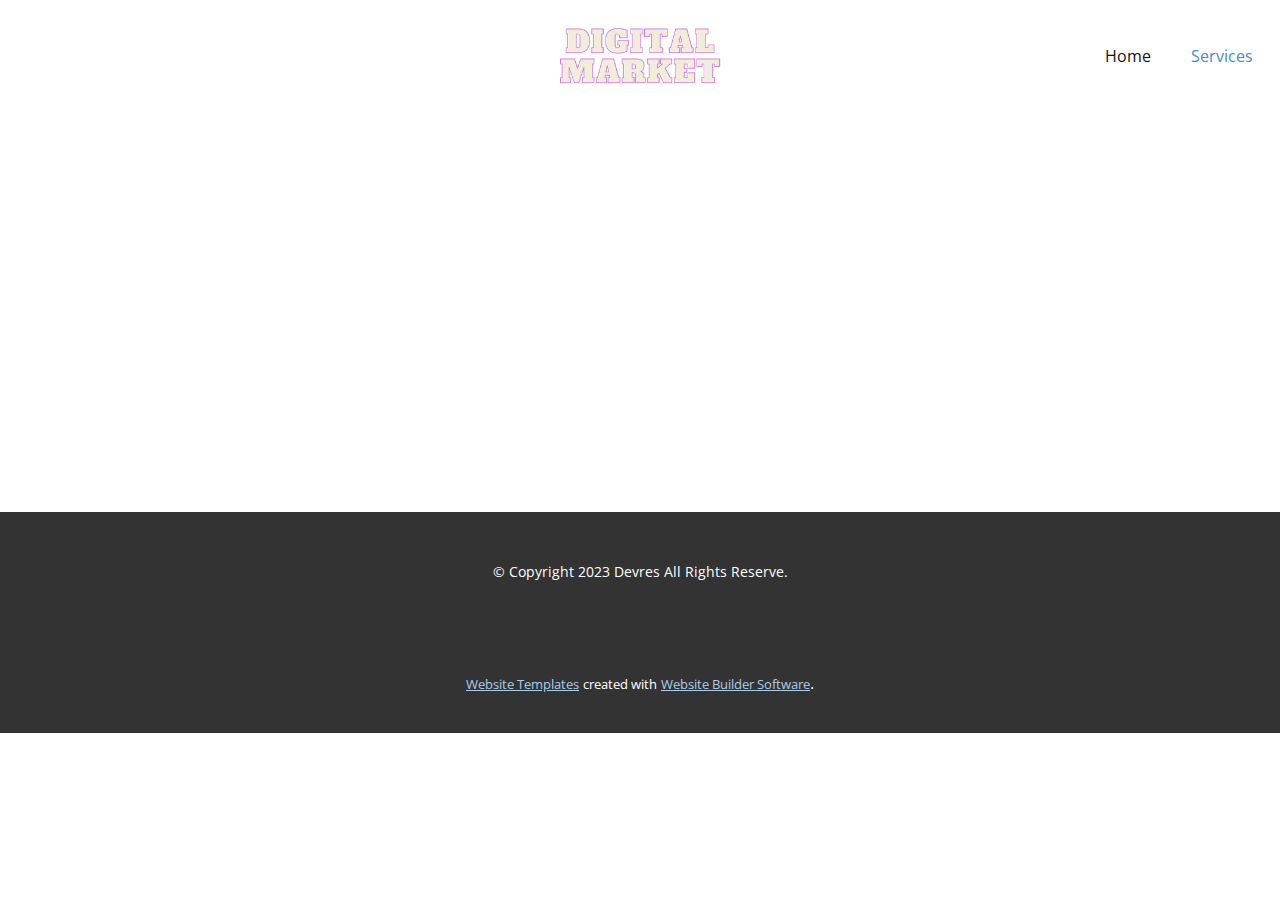
<file: Services.html>
<!DOCTYPE html>
<html style="font-size: 16px;" lang="en"><head>
    <meta name="viewport" content="width=device-width, initial-scale=1.0">
    <meta charset="utf-8">
    <meta name="keywords" content="">
    <meta name="description" content="">
    <title>Services</title>
    <link rel="stylesheet" href="nicepage.css" media="screen">
<link rel="stylesheet" href="Services.css" media="screen">
    <script class="u-script" type="text/javascript" src="jquery.js" defer=""></script>
    <script class="u-script" type="text/javascript" src="nicepage.js" defer=""></script>
    <meta name="generator" content="Nicepage 5.7.9, nicepage.com">
    <link id="u-theme-google-font" rel="stylesheet" href="https://fonts.googleapis.com/css?family=Roboto:100,100i,300,300i,400,400i,500,500i,700,700i,900,900i|Open+Sans:300,300i,400,400i,500,500i,600,600i,700,700i,800,800i">
    
    
    <script type="application/ld+json">{
		"@context": "http://schema.org",
		"@type": "Organization",
		"name": "",
		"logo": "images/digitalmarketlogo.png"
}</script>
    <meta name="theme-color" content="#478ac9">
    <meta property="og:title" content="Services">
    <meta property="og:type" content="website">
  <meta data-intl-tel-input-cdn-path="intlTelInput/"></head>
  <body class="u-body u-xl-mode" data-lang="en"><header class="u-clearfix u-header u-header" id="sec-97b1"><div class="u-clearfix u-sheet u-sheet-1">
        <a href="https://nicepage.com" class="u-image u-logo u-image-1" data-image-width="1600" data-image-height="600">
          <img src="images/digitalmarketlogo.png" class="u-logo-image u-logo-image-1">
        </a>
        <nav class="u-menu u-menu-one-level u-offcanvas u-menu-1">
          <div class="menu-collapse" style="font-size: 1rem; letter-spacing: 0px;">
            <a class="u-button-style u-custom-left-right-menu-spacing u-custom-padding-bottom u-custom-top-bottom-menu-spacing u-nav-link u-text-active-palette-1-base u-text-hover-palette-2-base" href="#">
              <svg class="u-svg-link" viewBox="0 0 24 24"><use xmlns:xlink="http://www.w3.org/1999/xlink" xlink:href="#menu-hamburger"></use></svg>
              <svg class="u-svg-content" version="1.1" id="menu-hamburger" viewBox="0 0 16 16" x="0px" y="0px" xmlns:xlink="http://www.w3.org/1999/xlink" xmlns="http://www.w3.org/2000/svg"><g><rect y="1" width="16" height="2"></rect><rect y="7" width="16" height="2"></rect><rect y="13" width="16" height="2"></rect>
</g></svg>
            </a>
          </div>
          <div class="u-custom-menu u-nav-container">
            <ul class="u-nav u-unstyled u-nav-1"><li class="u-nav-item"><a class="u-button-style u-nav-link u-text-active-palette-1-base u-text-hover-palette-2-base" href="Home.html" style="padding: 18px 20px;">Home</a>
</li><li class="u-nav-item"><a class="u-button-style u-nav-link u-text-active-palette-1-base u-text-hover-palette-2-base" style="padding: 18px 20px;">Services</a>
</li><li class="u-nav-item"><a class="u-button-style u-nav-link u-text-active-palette-1-base u-text-hover-palette-2-base" style="padding: 18px 20px;">Contact Us</a>
</li></ul>
          </div>
          <div class="u-custom-menu u-nav-container-collapse">
            <div class="u-black u-container-style u-inner-container-layout u-opacity u-opacity-95 u-sidenav">
              <div class="u-inner-container-layout u-sidenav-overflow">
                <div class="u-menu-close"></div>
                <ul class="u-align-center u-nav u-popupmenu-items u-unstyled u-nav-2"><li class="u-nav-item"><a class="u-button-style u-nav-link" href="Home.html">Home</a>
</li><li class="u-nav-item"><a class="u-button-style u-nav-link">Services</a>
</li><li class="u-nav-item"><a class="u-button-style u-nav-link">Contact Us</a>
</li></ul>
              </div>
            </div>
            <div class="u-black u-menu-overlay u-opacity u-opacity-70"></div>
          </div>
        </nav>
      </div></header>
    <section class="u-clearfix u-section-1" id="sec-61ce">
      <div class="u-clearfix u-sheet u-sheet-1"></div>
    </section>
    
    
    <footer class="u-align-center u-clearfix u-footer u-grey-80 u-footer" id="sec-a262"><div class="u-clearfix u-sheet u-sheet-1">
        <p class="u-small-text u-text u-text-variant u-text-1"> © Copyright 2023 Devres All Rights Reserve.</p>
      </div></footer>
    <section class="u-backlink u-clearfix u-grey-80">
      <a class="u-link" href="https://nicepage.com/website-templates" target="_blank">
        <span>Website Templates</span>
      </a>
      <p class="u-text">
        <span>created with</span>
      </p>
      <a class="u-link" href="" target="_blank">
        <span>Website Builder Software</span>
      </a>. 
    </section>
  
</body></html>
</file>
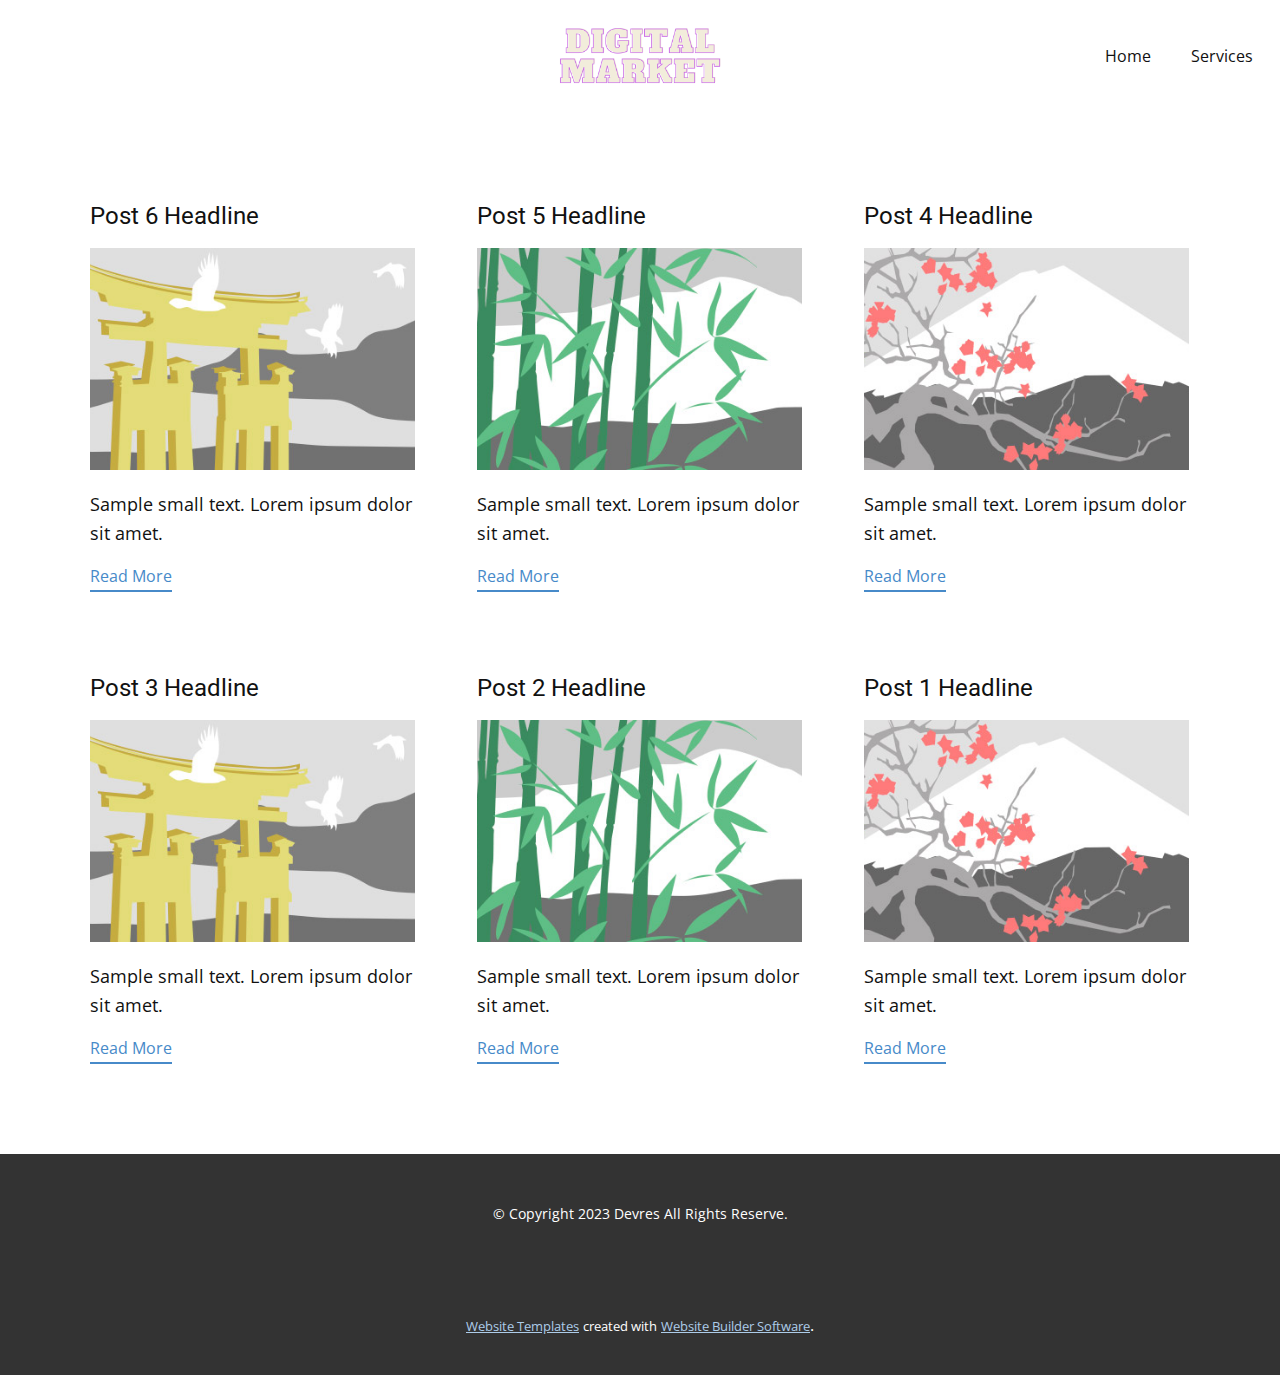
<file: blog/blog.html>
<!DOCTYPE html>
<html style="font-size: 16px;" lang="en"><head>
    <meta name="viewport" content="width=device-width, initial-scale=1.0">
    <meta charset="utf-8">
    <meta name="keywords" content="">
    <meta name="description" content="">
    <title>Blog Template</title>
    <link rel="stylesheet" href="../nicepage.css" media="screen">
<link rel="stylesheet" href="../Blog-Template.css" media="screen">
    <script class="u-script" type="text/javascript" src="../jquery.js" defer=""></script>
    <script class="u-script" type="text/javascript" src="../nicepage.js" defer=""></script>
    <meta name="generator" content="Nicepage 5.7.9, nicepage.com">
    <link id="u-theme-google-font" rel="stylesheet" href="https://fonts.googleapis.com/css?family=Roboto:100,100i,300,300i,400,400i,500,500i,700,700i,900,900i|Open+Sans:300,300i,400,400i,500,500i,600,600i,700,700i,800,800i">
    
    
    <script type="application/ld+json">{
		"@context": "http://schema.org",
		"@type": "Organization",
		"name": "",
		"logo": "images/digitalmarketlogo.png"
}</script>
    <meta name="theme-color" content="#478ac9">
  <meta data-intl-tel-input-cdn-path="intlTelInput/"></head>
  <body class="u-body u-xl-mode" data-lang="en"><header class="u-clearfix u-header u-header" id="sec-97b1"><div class="u-clearfix u-sheet u-sheet-1">
        <a href="https://nicepage.com" class="u-image u-logo u-image-1" data-image-width="1600" data-image-height="600">
          <img src="../images/digitalmarketlogo.png" class="u-logo-image u-logo-image-1">
        </a>
        <nav class="u-menu u-menu-one-level u-offcanvas u-menu-1">
          <div class="menu-collapse" style="font-size: 1rem; letter-spacing: 0px;">
            <a class="u-button-style u-custom-left-right-menu-spacing u-custom-padding-bottom u-custom-top-bottom-menu-spacing u-nav-link u-text-active-palette-1-base u-text-hover-palette-2-base" href="#">
              <svg class="u-svg-link" viewBox="0 0 24 24"><use xmlns:xlink="http://www.w3.org/1999/xlink" xlink:href="#menu-hamburger"></use></svg>
              <svg class="u-svg-content" version="1.1" id="menu-hamburger" viewBox="0 0 16 16" x="0px" y="0px" xmlns:xlink="http://www.w3.org/1999/xlink" xmlns="http://www.w3.org/2000/svg"><g><rect y="1" width="16" height="2"></rect><rect y="7" width="16" height="2"></rect><rect y="13" width="16" height="2"></rect>
</g></svg>
            </a>
          </div>
          <div class="u-custom-menu u-nav-container">
            <ul class="u-nav u-unstyled u-nav-1"><li class="u-nav-item"><a class="u-button-style u-nav-link u-text-active-palette-1-base u-text-hover-palette-2-base" href="../Home.html" style="padding: 18px 20px;">Home</a>
</li><li class="u-nav-item"><a class="u-button-style u-nav-link u-text-active-palette-1-base u-text-hover-palette-2-base" style="padding: 18px 20px;">Services</a>
</li><li class="u-nav-item"><a class="u-button-style u-nav-link u-text-active-palette-1-base u-text-hover-palette-2-base" style="padding: 18px 20px;">Contact Us</a>
</li></ul>
          </div>
          <div class="u-custom-menu u-nav-container-collapse">
            <div class="u-black u-container-style u-inner-container-layout u-opacity u-opacity-95 u-sidenav">
              <div class="u-inner-container-layout u-sidenav-overflow">
                <div class="u-menu-close"></div>
                <ul class="u-align-center u-nav u-popupmenu-items u-unstyled u-nav-2"><li class="u-nav-item"><a class="u-button-style u-nav-link" href="../Home.html">Home</a>
</li><li class="u-nav-item"><a class="u-button-style u-nav-link">Services</a>
</li><li class="u-nav-item"><a class="u-button-style u-nav-link">Contact Us</a>
</li></ul>
              </div>
            </div>
            <div class="u-black u-menu-overlay u-opacity u-opacity-70"></div>
          </div>
        </nav>
      </div></header>
    <section class="u-clearfix u-section-1" id="sec-a205">
      <div class="u-clearfix u-sheet u-valign-middle u-sheet-1"><!--blog--><!--blog_options_json--><!--{"type":"Recent","source":"","tags":"","count":""}--><!--/blog_options_json-->
        <div class="u-blog u-expanded-width u-repeater u-repeater-1"><!--blog_post-->
          <div class="u-blog-post u-container-style u-repeater-item u-white u-repeater-item-1">
            <div class="u-container-layout u-similar-container u-valign-top u-container-layout-1"><!--blog_post_header-->
              <h4 class="u-blog-control u-text u-text-1">
                <a class="u-post-header-link" href="../blog/post-5.html">Post 6 Headline</a>
              </h4><!--/blog_post_header--><!--blog_post_image-->
              <a class="u-post-header-link" href="../blog/post-5.html"><img alt="" class="u-blog-control u-expanded-width u-image u-image-default u-image-1" src="../images/8ad73f3c.jpeg"></a><!--/blog_post_image--><!--blog_post_content-->
              <div class="u-blog-control u-post-content u-text u-text-2 fr-view">Sample small text. Lorem ipsum dolor sit amet.</div><!--/blog_post_content--><!--blog_post_readmore-->
              <a href="../blog/post-5.html" class="u-blog-control u-border-2 u-border-palette-1-base u-btn u-btn-rectangle u-button-style u-none u-btn-1"><!--blog_post_readmore_content--><!--options_json--><!--{"content":"","defaultValue":"Read More"}--><!--/options_json-->Read More<!--/blog_post_readmore_content--></a><!--/blog_post_readmore-->
            </div>
          </div><div class="u-blog-post u-container-style u-repeater-item u-video-cover u-white">
            <div class="u-container-layout u-similar-container u-valign-top u-container-layout-2"><!--blog_post_header-->
              <h4 class="u-blog-control u-text u-text-3">
                <a class="u-post-header-link" href="../blog/post-4.html">Post 5 Headline</a>
              </h4><!--/blog_post_header--><!--blog_post_image-->
              <a class="u-post-header-link" href="../blog/post-4.html"><img alt="" class="u-blog-control u-expanded-width u-image u-image-default u-image-2" src="../images/68f64b9d.jpeg"></a><!--/blog_post_image--><!--blog_post_content-->
              <div class="u-blog-control u-post-content u-text u-text-4 fr-view">Sample small text. Lorem ipsum dolor sit amet.</div><!--/blog_post_content--><!--blog_post_readmore-->
              <a href="../blog/post-4.html" class="u-blog-control u-border-2 u-border-palette-1-base u-btn u-btn-rectangle u-button-style u-none u-btn-2"><!--blog_post_readmore_content--><!--options_json--><!--{"content":"","defaultValue":"Read More"}--><!--/options_json-->Read More<!--/blog_post_readmore_content--></a><!--/blog_post_readmore-->
            </div>
          </div><div class="u-blog-post u-container-style u-repeater-item u-video-cover u-white">
            <div class="u-container-layout u-similar-container u-valign-top u-container-layout-3"><!--blog_post_header-->
              <h4 class="u-blog-control u-text u-text-5">
                <a class="u-post-header-link" href="../blog/post-3.html">Post 4 Headline</a>
              </h4><!--/blog_post_header--><!--blog_post_image-->
              <a class="u-post-header-link" href="../blog/post-3.html"><img alt="" class="u-blog-control u-expanded-width u-image u-image-default u-image-3" src="../images/0fd3416c.jpeg"></a><!--/blog_post_image--><!--blog_post_content-->
              <div class="u-blog-control u-post-content u-text u-text-6 fr-view">Sample small text. Lorem ipsum dolor sit amet.</div><!--/blog_post_content--><!--blog_post_readmore-->
              <a href="../blog/post-3.html" class="u-blog-control u-border-2 u-border-palette-1-base u-btn u-btn-rectangle u-button-style u-none u-btn-3"><!--blog_post_readmore_content--><!--options_json--><!--{"content":"","defaultValue":"Read More"}--><!--/options_json-->Read More<!--/blog_post_readmore_content--></a><!--/blog_post_readmore-->
            </div>
          </div><div class="u-blog-post u-container-style u-repeater-item u-white u-repeater-item-1">
            <div class="u-container-layout u-similar-container u-valign-top u-container-layout-1"><!--blog_post_header-->
              <h4 class="u-blog-control u-text u-text-1">
                <a class="u-post-header-link" href="../blog/post-2.html">Post 3 Headline</a>
              </h4><!--/blog_post_header--><!--blog_post_image-->
              <a class="u-post-header-link" href="../blog/post-2.html"><img alt="" class="u-blog-control u-expanded-width u-image u-image-default u-image-1" src="../images/8ad73f3c.jpeg"></a><!--/blog_post_image--><!--blog_post_content-->
              <div class="u-blog-control u-post-content u-text u-text-2 fr-view">Sample small text. Lorem ipsum dolor sit amet.</div><!--/blog_post_content--><!--blog_post_readmore-->
              <a href="../blog/post-2.html" class="u-blog-control u-border-2 u-border-palette-1-base u-btn u-btn-rectangle u-button-style u-none u-btn-1"><!--blog_post_readmore_content--><!--options_json--><!--{"content":"","defaultValue":"Read More"}--><!--/options_json-->Read More<!--/blog_post_readmore_content--></a><!--/blog_post_readmore-->
            </div>
          </div><div class="u-blog-post u-container-style u-repeater-item u-video-cover u-white">
            <div class="u-container-layout u-similar-container u-valign-top u-container-layout-2"><!--blog_post_header-->
              <h4 class="u-blog-control u-text u-text-3">
                <a class="u-post-header-link" href="../blog/post-1.html">Post 2 Headline</a>
              </h4><!--/blog_post_header--><!--blog_post_image-->
              <a class="u-post-header-link" href="../blog/post-1.html"><img alt="" class="u-blog-control u-expanded-width u-image u-image-default u-image-2" src="../images/68f64b9d.jpeg"></a><!--/blog_post_image--><!--blog_post_content-->
              <div class="u-blog-control u-post-content u-text u-text-4 fr-view">Sample small text. Lorem ipsum dolor sit amet.</div><!--/blog_post_content--><!--blog_post_readmore-->
              <a href="../blog/post-1.html" class="u-blog-control u-border-2 u-border-palette-1-base u-btn u-btn-rectangle u-button-style u-none u-btn-2"><!--blog_post_readmore_content--><!--options_json--><!--{"content":"","defaultValue":"Read More"}--><!--/options_json-->Read More<!--/blog_post_readmore_content--></a><!--/blog_post_readmore-->
            </div>
          </div><div class="u-blog-post u-container-style u-repeater-item u-video-cover u-white">
            <div class="u-container-layout u-similar-container u-valign-top u-container-layout-3"><!--blog_post_header-->
              <h4 class="u-blog-control u-text u-text-5">
                <a class="u-post-header-link" href="../blog/post.html">Post 1 Headline</a>
              </h4><!--/blog_post_header--><!--blog_post_image-->
              <a class="u-post-header-link" href="../blog/post.html"><img alt="" class="u-blog-control u-expanded-width u-image u-image-default u-image-3" src="../images/0fd3416c.jpeg"></a><!--/blog_post_image--><!--blog_post_content-->
              <div class="u-blog-control u-post-content u-text u-text-6 fr-view">Sample small text. Lorem ipsum dolor sit amet.</div><!--/blog_post_content--><!--blog_post_readmore-->
              <a href="../blog/post.html" class="u-blog-control u-border-2 u-border-palette-1-base u-btn u-btn-rectangle u-button-style u-none u-btn-3"><!--blog_post_readmore_content--><!--options_json--><!--{"content":"","defaultValue":"Read More"}--><!--/options_json-->Read More<!--/blog_post_readmore_content--></a><!--/blog_post_readmore-->
            </div>
          </div><!--/blog_post--><!--blog_post-->
          <!--/blog_post--><!--blog_post-->
          <!--/blog_post-->
        </div><!--/blog-->
      </div>
    </section>
    
    
    <footer class="u-align-center u-clearfix u-footer u-grey-80 u-footer" id="sec-a262"><div class="u-clearfix u-sheet u-sheet-1">
        <p class="u-small-text u-text u-text-variant u-text-1"> © Copyright 2023 Devres All Rights Reserve.</p>
      </div></footer>
    <section class="u-backlink u-clearfix u-grey-80">
      <a class="u-link" href="https://nicepage.com/website-templates" target="_blank">
        <span>Website Templates</span>
      </a>
      <p class="u-text">
        <span>created with</span>
      </p>
      <a class="u-link" href="" target="_blank">
        <span>Website Builder Software</span>
      </a>. 
    </section>
  
</body></html>
</file>
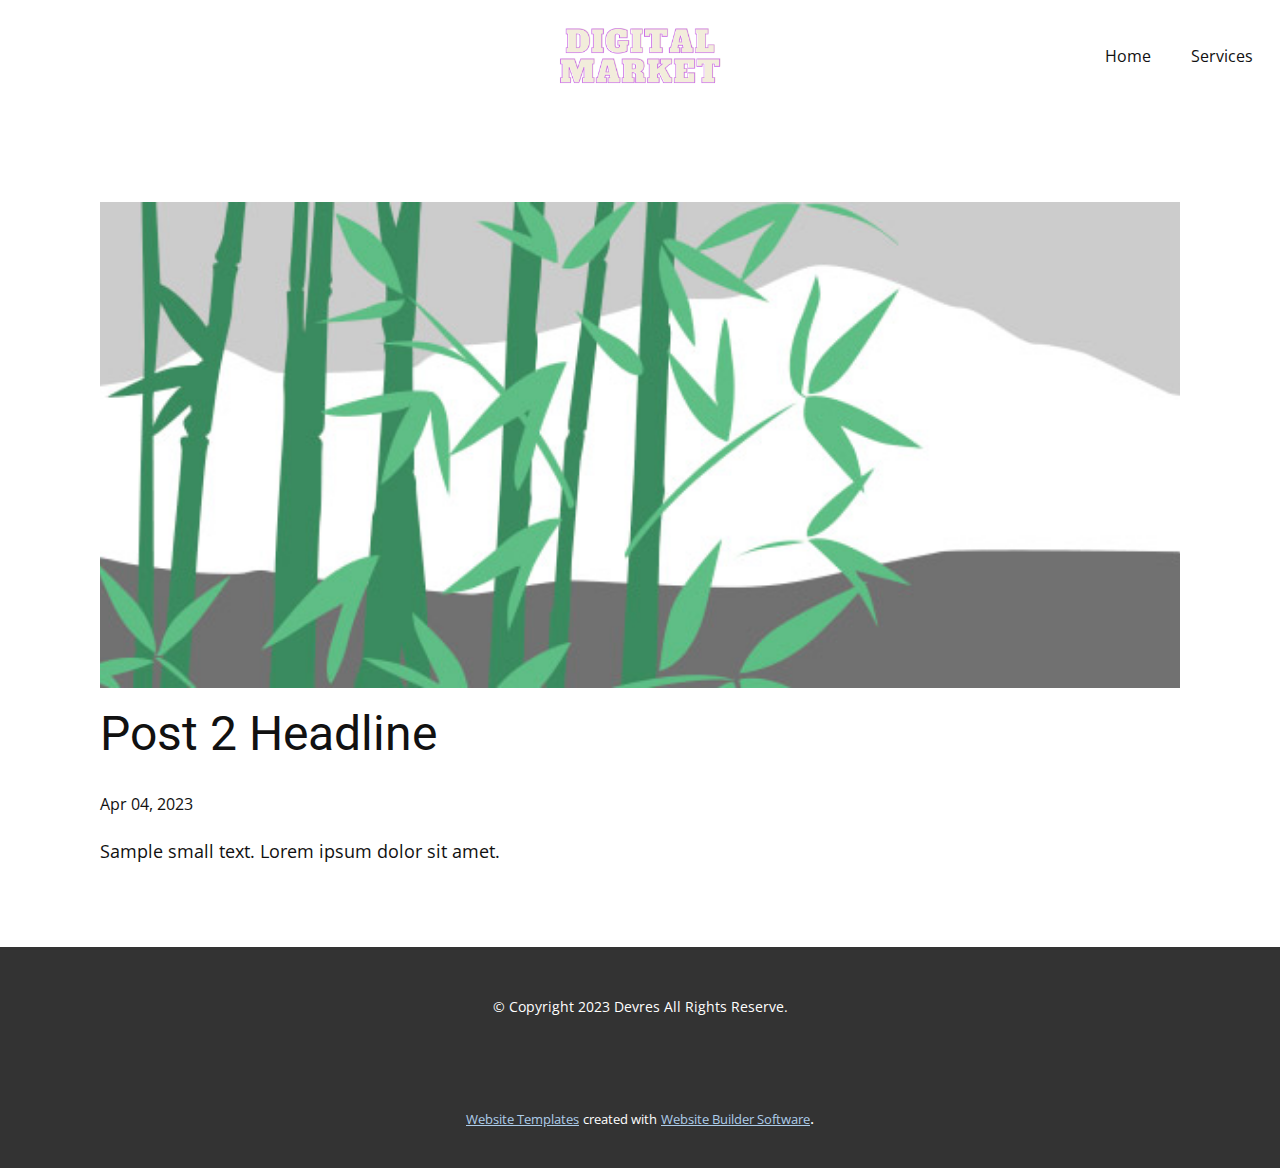
<file: blog/post-1.html>
<!DOCTYPE html>
<html style="font-size: 16px;" lang="en"><head>
    <meta name="viewport" content="width=device-width, initial-scale=1.0">
    <meta charset="utf-8">
    <meta name="keywords" content="Post 1 Headline">
    <meta name="description" content="">
    <title>Post 2 Headline</title>
    <link rel="stylesheet" href="../nicepage.css" media="screen">
<link rel="stylesheet" href="../Post-Template.css" media="screen">
    <script class="u-script" type="text/javascript" src="../jquery.js" defer=""></script>
    <script class="u-script" type="text/javascript" src="../nicepage.js" defer=""></script>
    <meta name="generator" content="Nicepage 5.7.9, nicepage.com">
    <link id="u-theme-google-font" rel="stylesheet" href="https://fonts.googleapis.com/css?family=Roboto:100,100i,300,300i,400,400i,500,500i,700,700i,900,900i|Open+Sans:300,300i,400,400i,500,500i,600,600i,700,700i,800,800i">
    
    
    <script type="application/ld+json">{
		"@context": "http://schema.org",
		"@type": "Organization",
		"name": "",
		"logo": "images/digitalmarketlogo.png"
}</script>
    <meta name="theme-color" content="#478ac9">
  <meta data-intl-tel-input-cdn-path="intlTelInput/"></head>
  <body class="u-body u-xl-mode" data-lang="en"><header class="u-clearfix u-header u-header" id="sec-97b1"><div class="u-clearfix u-sheet u-sheet-1">
        <a href="https://nicepage.com" class="u-image u-logo u-image-1" data-image-width="1600" data-image-height="600">
          <img src="../images/digitalmarketlogo.png" class="u-logo-image u-logo-image-1">
        </a>
        <nav class="u-menu u-menu-one-level u-offcanvas u-menu-1">
          <div class="menu-collapse" style="font-size: 1rem; letter-spacing: 0px;">
            <a class="u-button-style u-custom-left-right-menu-spacing u-custom-padding-bottom u-custom-top-bottom-menu-spacing u-nav-link u-text-active-palette-1-base u-text-hover-palette-2-base" href="#">
              <svg class="u-svg-link" viewBox="0 0 24 24"><use xmlns:xlink="http://www.w3.org/1999/xlink" xlink:href="#menu-hamburger"></use></svg>
              <svg class="u-svg-content" version="1.1" id="menu-hamburger" viewBox="0 0 16 16" x="0px" y="0px" xmlns:xlink="http://www.w3.org/1999/xlink" xmlns="http://www.w3.org/2000/svg"><g><rect y="1" width="16" height="2"></rect><rect y="7" width="16" height="2"></rect><rect y="13" width="16" height="2"></rect>
</g></svg>
            </a>
          </div>
          <div class="u-custom-menu u-nav-container">
            <ul class="u-nav u-unstyled u-nav-1"><li class="u-nav-item"><a class="u-button-style u-nav-link u-text-active-palette-1-base u-text-hover-palette-2-base" href="../Home.html" style="padding: 18px 20px;">Home</a>
</li><li class="u-nav-item"><a class="u-button-style u-nav-link u-text-active-palette-1-base u-text-hover-palette-2-base" style="padding: 18px 20px;">Services</a>
</li><li class="u-nav-item"><a class="u-button-style u-nav-link u-text-active-palette-1-base u-text-hover-palette-2-base" style="padding: 18px 20px;">Contact Us</a>
</li></ul>
          </div>
          <div class="u-custom-menu u-nav-container-collapse">
            <div class="u-black u-container-style u-inner-container-layout u-opacity u-opacity-95 u-sidenav">
              <div class="u-inner-container-layout u-sidenav-overflow">
                <div class="u-menu-close"></div>
                <ul class="u-align-center u-nav u-popupmenu-items u-unstyled u-nav-2"><li class="u-nav-item"><a class="u-button-style u-nav-link" href="../Home.html">Home</a>
</li><li class="u-nav-item"><a class="u-button-style u-nav-link">Services</a>
</li><li class="u-nav-item"><a class="u-button-style u-nav-link">Contact Us</a>
</li></ul>
              </div>
            </div>
            <div class="u-black u-menu-overlay u-opacity u-opacity-70"></div>
          </div>
        </nav>
      </div></header>
    <section class="u-align-center u-clearfix u-section-1" id="sec-e4a9">
      <div class="u-clearfix u-sheet u-valign-middle-md u-valign-middle-sm u-valign-middle-xs u-sheet-1"><!--post_details--><!--post_details_options_json--><!--{"source":""}--><!--/post_details_options_json--><!--blog_post-->
        <div class="u-container-style u-expanded-width u-post-details u-post-details-1">
          <div class="u-container-layout u-valign-middle u-container-layout-1"><!--blog_post_image-->
            <img alt="" class="u-blog-control u-expanded-width u-image u-image-default u-image-1" src="../images/68f64b9d.jpeg"><!--/blog_post_image--><!--blog_post_header-->
            <h2 class="u-blog-control u-text u-text-1">Post 2 Headline</h2><!--/blog_post_header--><!--blog_post_metadata-->
            <div class="u-blog-control u-metadata u-metadata-1"><!--blog_post_metadata_date-->
              <span class="u-meta-date u-meta-icon">Apr 04, 2023</span><!--/blog_post_metadata_date--><!--blog_post_metadata_category-->
              <!--/blog_post_metadata_category--><!--blog_post_metadata_comments-->
              <!--/blog_post_metadata_comments-->
            </div><!--/blog_post_metadata--><!--blog_post_content-->
            <div class="u-align-justify u-blog-control u-post-content u-text u-text-2 fr-view">
  Sample small text. Lorem ipsum dolor sit amet.
  </div><!--/blog_post_content-->
          </div>
        </div><!--/blog_post--><!--/post_details-->
      </div>
    </section>
    
    
    <footer class="u-align-center u-clearfix u-footer u-grey-80 u-footer" id="sec-a262"><div class="u-clearfix u-sheet u-sheet-1">
        <p class="u-small-text u-text u-text-variant u-text-1"> © Copyright 2023 Devres All Rights Reserve.</p>
      </div></footer>
    <section class="u-backlink u-clearfix u-grey-80">
      <a class="u-link" href="https://nicepage.com/website-templates" target="_blank">
        <span>Website Templates</span>
      </a>
      <p class="u-text">
        <span>created with</span>
      </p>
      <a class="u-link" href="" target="_blank">
        <span>Website Builder Software</span>
      </a>. 
    </section>
  
</body></html>
</file>
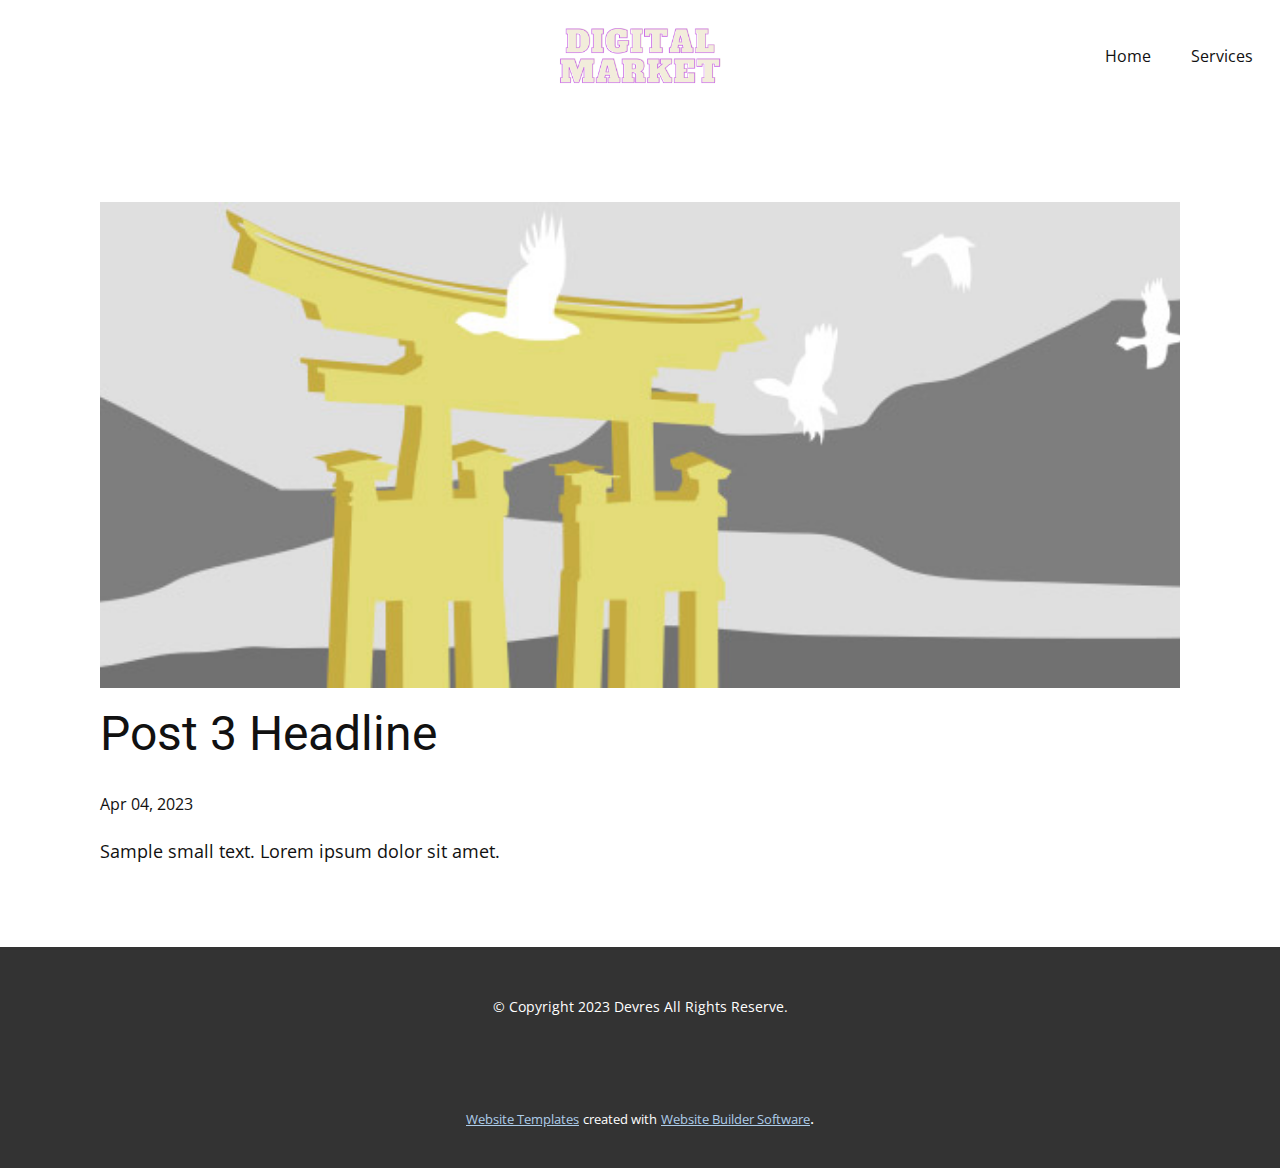
<file: blog/post-2.html>
<!DOCTYPE html>
<html style="font-size: 16px;" lang="en"><head>
    <meta name="viewport" content="width=device-width, initial-scale=1.0">
    <meta charset="utf-8">
    <meta name="keywords" content="Post 1 Headline">
    <meta name="description" content="">
    <title>Post 3 Headline</title>
    <link rel="stylesheet" href="../nicepage.css" media="screen">
<link rel="stylesheet" href="../Post-Template.css" media="screen">
    <script class="u-script" type="text/javascript" src="../jquery.js" defer=""></script>
    <script class="u-script" type="text/javascript" src="../nicepage.js" defer=""></script>
    <meta name="generator" content="Nicepage 5.7.9, nicepage.com">
    <link id="u-theme-google-font" rel="stylesheet" href="https://fonts.googleapis.com/css?family=Roboto:100,100i,300,300i,400,400i,500,500i,700,700i,900,900i|Open+Sans:300,300i,400,400i,500,500i,600,600i,700,700i,800,800i">
    
    
    <script type="application/ld+json">{
		"@context": "http://schema.org",
		"@type": "Organization",
		"name": "",
		"logo": "images/digitalmarketlogo.png"
}</script>
    <meta name="theme-color" content="#478ac9">
  <meta data-intl-tel-input-cdn-path="intlTelInput/"></head>
  <body class="u-body u-xl-mode" data-lang="en"><header class="u-clearfix u-header u-header" id="sec-97b1"><div class="u-clearfix u-sheet u-sheet-1">
        <a href="https://nicepage.com" class="u-image u-logo u-image-1" data-image-width="1600" data-image-height="600">
          <img src="../images/digitalmarketlogo.png" class="u-logo-image u-logo-image-1">
        </a>
        <nav class="u-menu u-menu-one-level u-offcanvas u-menu-1">
          <div class="menu-collapse" style="font-size: 1rem; letter-spacing: 0px;">
            <a class="u-button-style u-custom-left-right-menu-spacing u-custom-padding-bottom u-custom-top-bottom-menu-spacing u-nav-link u-text-active-palette-1-base u-text-hover-palette-2-base" href="#">
              <svg class="u-svg-link" viewBox="0 0 24 24"><use xmlns:xlink="http://www.w3.org/1999/xlink" xlink:href="#menu-hamburger"></use></svg>
              <svg class="u-svg-content" version="1.1" id="menu-hamburger" viewBox="0 0 16 16" x="0px" y="0px" xmlns:xlink="http://www.w3.org/1999/xlink" xmlns="http://www.w3.org/2000/svg"><g><rect y="1" width="16" height="2"></rect><rect y="7" width="16" height="2"></rect><rect y="13" width="16" height="2"></rect>
</g></svg>
            </a>
          </div>
          <div class="u-custom-menu u-nav-container">
            <ul class="u-nav u-unstyled u-nav-1"><li class="u-nav-item"><a class="u-button-style u-nav-link u-text-active-palette-1-base u-text-hover-palette-2-base" href="../Home.html" style="padding: 18px 20px;">Home</a>
</li><li class="u-nav-item"><a class="u-button-style u-nav-link u-text-active-palette-1-base u-text-hover-palette-2-base" style="padding: 18px 20px;">Services</a>
</li><li class="u-nav-item"><a class="u-button-style u-nav-link u-text-active-palette-1-base u-text-hover-palette-2-base" style="padding: 18px 20px;">Contact Us</a>
</li></ul>
          </div>
          <div class="u-custom-menu u-nav-container-collapse">
            <div class="u-black u-container-style u-inner-container-layout u-opacity u-opacity-95 u-sidenav">
              <div class="u-inner-container-layout u-sidenav-overflow">
                <div class="u-menu-close"></div>
                <ul class="u-align-center u-nav u-popupmenu-items u-unstyled u-nav-2"><li class="u-nav-item"><a class="u-button-style u-nav-link" href="../Home.html">Home</a>
</li><li class="u-nav-item"><a class="u-button-style u-nav-link">Services</a>
</li><li class="u-nav-item"><a class="u-button-style u-nav-link">Contact Us</a>
</li></ul>
              </div>
            </div>
            <div class="u-black u-menu-overlay u-opacity u-opacity-70"></div>
          </div>
        </nav>
      </div></header>
    <section class="u-align-center u-clearfix u-section-1" id="sec-e4a9">
      <div class="u-clearfix u-sheet u-valign-middle-md u-valign-middle-sm u-valign-middle-xs u-sheet-1"><!--post_details--><!--post_details_options_json--><!--{"source":""}--><!--/post_details_options_json--><!--blog_post-->
        <div class="u-container-style u-expanded-width u-post-details u-post-details-1">
          <div class="u-container-layout u-valign-middle u-container-layout-1"><!--blog_post_image-->
            <img alt="" class="u-blog-control u-expanded-width u-image u-image-default u-image-1" src="../images/8ad73f3c.jpeg"><!--/blog_post_image--><!--blog_post_header-->
            <h2 class="u-blog-control u-text u-text-1">Post 3 Headline</h2><!--/blog_post_header--><!--blog_post_metadata-->
            <div class="u-blog-control u-metadata u-metadata-1"><!--blog_post_metadata_date-->
              <span class="u-meta-date u-meta-icon">Apr 04, 2023</span><!--/blog_post_metadata_date--><!--blog_post_metadata_category-->
              <!--/blog_post_metadata_category--><!--blog_post_metadata_comments-->
              <!--/blog_post_metadata_comments-->
            </div><!--/blog_post_metadata--><!--blog_post_content-->
            <div class="u-align-justify u-blog-control u-post-content u-text u-text-2 fr-view">
  Sample small text. Lorem ipsum dolor sit amet.
  </div><!--/blog_post_content-->
          </div>
        </div><!--/blog_post--><!--/post_details-->
      </div>
    </section>
    
    
    <footer class="u-align-center u-clearfix u-footer u-grey-80 u-footer" id="sec-a262"><div class="u-clearfix u-sheet u-sheet-1">
        <p class="u-small-text u-text u-text-variant u-text-1"> © Copyright 2023 Devres All Rights Reserve.</p>
      </div></footer>
    <section class="u-backlink u-clearfix u-grey-80">
      <a class="u-link" href="https://nicepage.com/website-templates" target="_blank">
        <span>Website Templates</span>
      </a>
      <p class="u-text">
        <span>created with</span>
      </p>
      <a class="u-link" href="" target="_blank">
        <span>Website Builder Software</span>
      </a>. 
    </section>
  
</body></html>
</file>
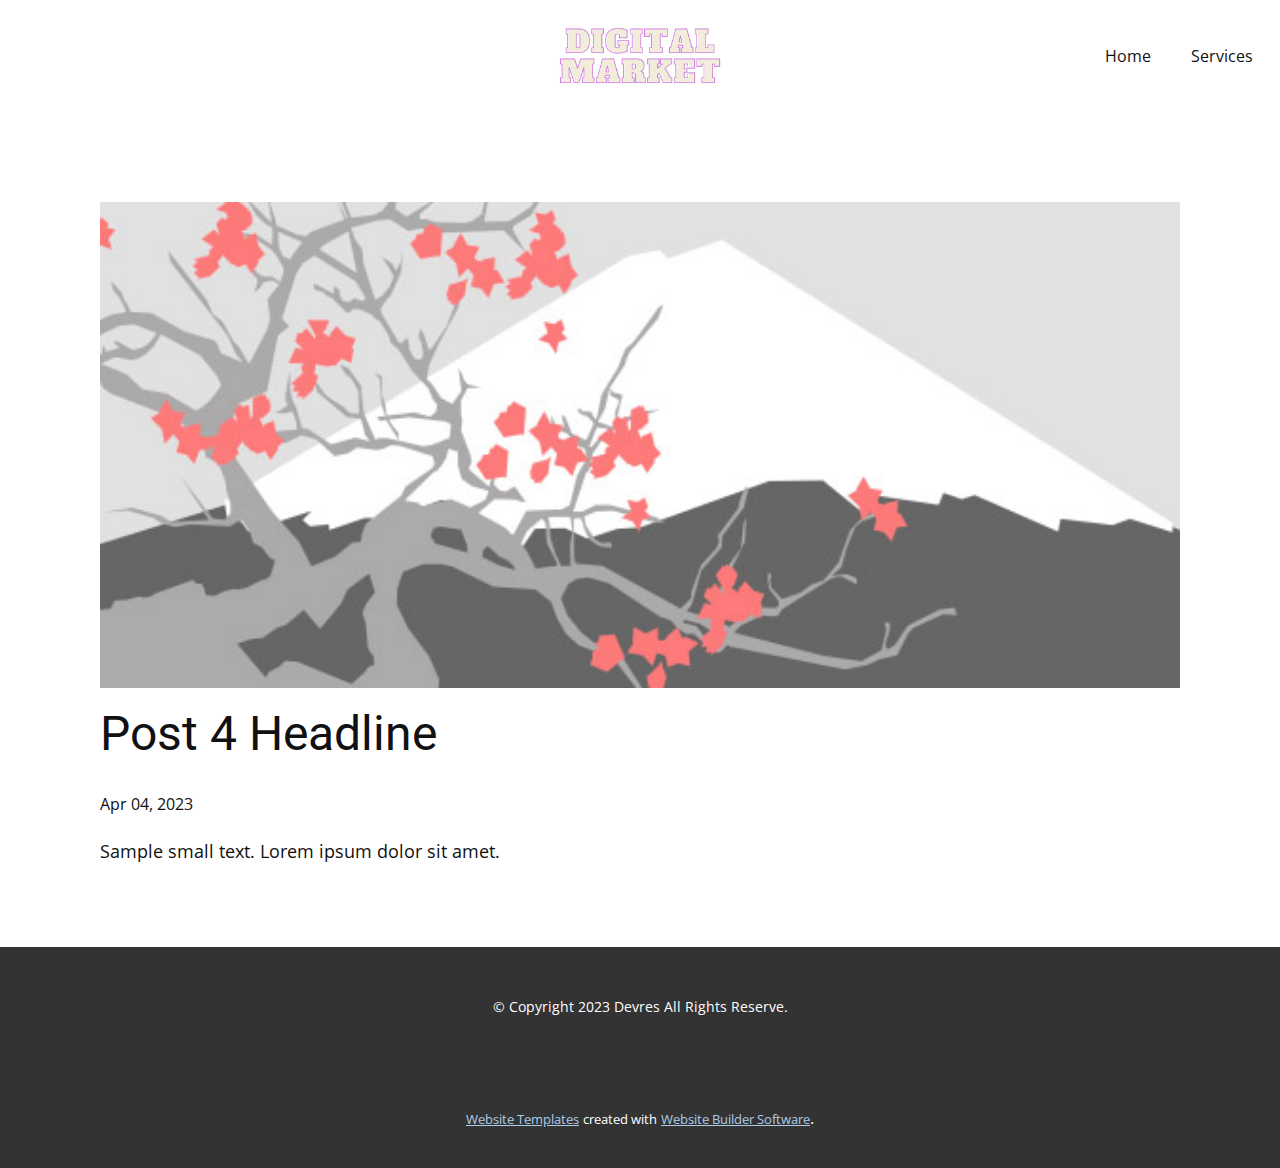
<file: blog/post-3.html>
<!DOCTYPE html>
<html style="font-size: 16px;" lang="en"><head>
    <meta name="viewport" content="width=device-width, initial-scale=1.0">
    <meta charset="utf-8">
    <meta name="keywords" content="Post 1 Headline">
    <meta name="description" content="">
    <title>Post 4 Headline</title>
    <link rel="stylesheet" href="../nicepage.css" media="screen">
<link rel="stylesheet" href="../Post-Template.css" media="screen">
    <script class="u-script" type="text/javascript" src="../jquery.js" defer=""></script>
    <script class="u-script" type="text/javascript" src="../nicepage.js" defer=""></script>
    <meta name="generator" content="Nicepage 5.7.9, nicepage.com">
    <link id="u-theme-google-font" rel="stylesheet" href="https://fonts.googleapis.com/css?family=Roboto:100,100i,300,300i,400,400i,500,500i,700,700i,900,900i|Open+Sans:300,300i,400,400i,500,500i,600,600i,700,700i,800,800i">
    
    
    <script type="application/ld+json">{
		"@context": "http://schema.org",
		"@type": "Organization",
		"name": "",
		"logo": "images/digitalmarketlogo.png"
}</script>
    <meta name="theme-color" content="#478ac9">
  <meta data-intl-tel-input-cdn-path="intlTelInput/"></head>
  <body class="u-body u-xl-mode" data-lang="en"><header class="u-clearfix u-header u-header" id="sec-97b1"><div class="u-clearfix u-sheet u-sheet-1">
        <a href="https://nicepage.com" class="u-image u-logo u-image-1" data-image-width="1600" data-image-height="600">
          <img src="../images/digitalmarketlogo.png" class="u-logo-image u-logo-image-1">
        </a>
        <nav class="u-menu u-menu-one-level u-offcanvas u-menu-1">
          <div class="menu-collapse" style="font-size: 1rem; letter-spacing: 0px;">
            <a class="u-button-style u-custom-left-right-menu-spacing u-custom-padding-bottom u-custom-top-bottom-menu-spacing u-nav-link u-text-active-palette-1-base u-text-hover-palette-2-base" href="#">
              <svg class="u-svg-link" viewBox="0 0 24 24"><use xmlns:xlink="http://www.w3.org/1999/xlink" xlink:href="#menu-hamburger"></use></svg>
              <svg class="u-svg-content" version="1.1" id="menu-hamburger" viewBox="0 0 16 16" x="0px" y="0px" xmlns:xlink="http://www.w3.org/1999/xlink" xmlns="http://www.w3.org/2000/svg"><g><rect y="1" width="16" height="2"></rect><rect y="7" width="16" height="2"></rect><rect y="13" width="16" height="2"></rect>
</g></svg>
            </a>
          </div>
          <div class="u-custom-menu u-nav-container">
            <ul class="u-nav u-unstyled u-nav-1"><li class="u-nav-item"><a class="u-button-style u-nav-link u-text-active-palette-1-base u-text-hover-palette-2-base" href="../Home.html" style="padding: 18px 20px;">Home</a>
</li><li class="u-nav-item"><a class="u-button-style u-nav-link u-text-active-palette-1-base u-text-hover-palette-2-base" style="padding: 18px 20px;">Services</a>
</li><li class="u-nav-item"><a class="u-button-style u-nav-link u-text-active-palette-1-base u-text-hover-palette-2-base" style="padding: 18px 20px;">Contact Us</a>
</li></ul>
          </div>
          <div class="u-custom-menu u-nav-container-collapse">
            <div class="u-black u-container-style u-inner-container-layout u-opacity u-opacity-95 u-sidenav">
              <div class="u-inner-container-layout u-sidenav-overflow">
                <div class="u-menu-close"></div>
                <ul class="u-align-center u-nav u-popupmenu-items u-unstyled u-nav-2"><li class="u-nav-item"><a class="u-button-style u-nav-link" href="../Home.html">Home</a>
</li><li class="u-nav-item"><a class="u-button-style u-nav-link">Services</a>
</li><li class="u-nav-item"><a class="u-button-style u-nav-link">Contact Us</a>
</li></ul>
              </div>
            </div>
            <div class="u-black u-menu-overlay u-opacity u-opacity-70"></div>
          </div>
        </nav>
      </div></header>
    <section class="u-align-center u-clearfix u-section-1" id="sec-e4a9">
      <div class="u-clearfix u-sheet u-valign-middle-md u-valign-middle-sm u-valign-middle-xs u-sheet-1"><!--post_details--><!--post_details_options_json--><!--{"source":""}--><!--/post_details_options_json--><!--blog_post-->
        <div class="u-container-style u-expanded-width u-post-details u-post-details-1">
          <div class="u-container-layout u-valign-middle u-container-layout-1"><!--blog_post_image-->
            <img alt="" class="u-blog-control u-expanded-width u-image u-image-default u-image-1" src="../images/0fd3416c.jpeg"><!--/blog_post_image--><!--blog_post_header-->
            <h2 class="u-blog-control u-text u-text-1">Post 4 Headline</h2><!--/blog_post_header--><!--blog_post_metadata-->
            <div class="u-blog-control u-metadata u-metadata-1"><!--blog_post_metadata_date-->
              <span class="u-meta-date u-meta-icon">Apr 04, 2023</span><!--/blog_post_metadata_date--><!--blog_post_metadata_category-->
              <!--/blog_post_metadata_category--><!--blog_post_metadata_comments-->
              <!--/blog_post_metadata_comments-->
            </div><!--/blog_post_metadata--><!--blog_post_content-->
            <div class="u-align-justify u-blog-control u-post-content u-text u-text-2 fr-view">
  Sample small text. Lorem ipsum dolor sit amet.
  </div><!--/blog_post_content-->
          </div>
        </div><!--/blog_post--><!--/post_details-->
      </div>
    </section>
    
    
    <footer class="u-align-center u-clearfix u-footer u-grey-80 u-footer" id="sec-a262"><div class="u-clearfix u-sheet u-sheet-1">
        <p class="u-small-text u-text u-text-variant u-text-1"> © Copyright 2023 Devres All Rights Reserve.</p>
      </div></footer>
    <section class="u-backlink u-clearfix u-grey-80">
      <a class="u-link" href="https://nicepage.com/website-templates" target="_blank">
        <span>Website Templates</span>
      </a>
      <p class="u-text">
        <span>created with</span>
      </p>
      <a class="u-link" href="" target="_blank">
        <span>Website Builder Software</span>
      </a>. 
    </section>
  
</body></html>
</file>
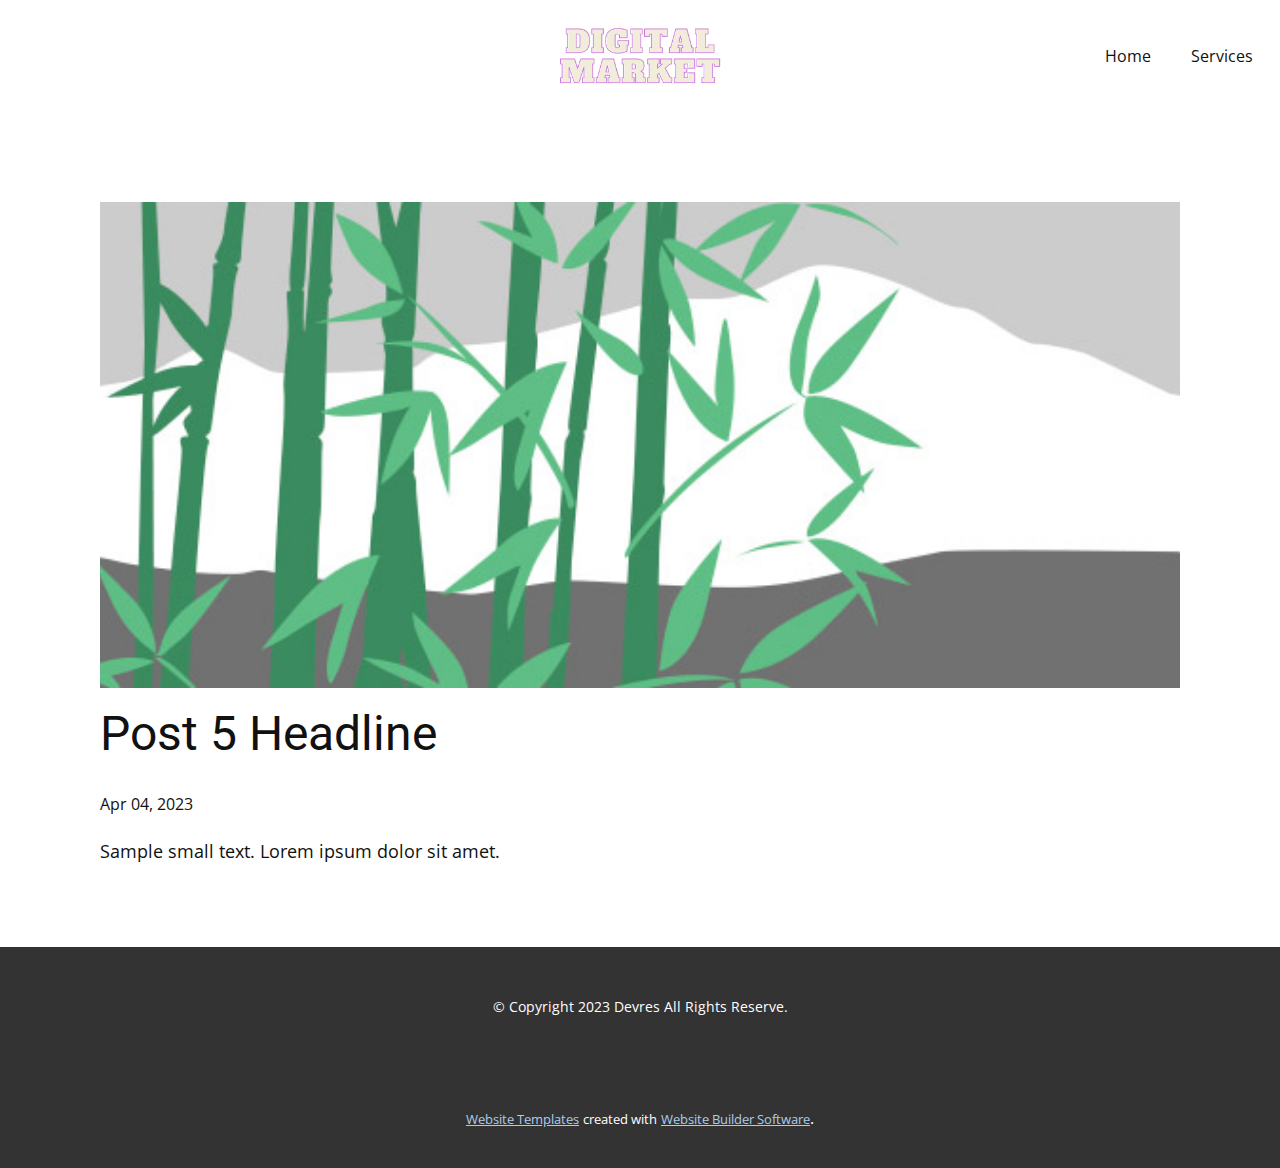
<file: blog/post-4.html>
<!DOCTYPE html>
<html style="font-size: 16px;" lang="en"><head>
    <meta name="viewport" content="width=device-width, initial-scale=1.0">
    <meta charset="utf-8">
    <meta name="keywords" content="Post 1 Headline">
    <meta name="description" content="">
    <title>Post 5 Headline</title>
    <link rel="stylesheet" href="../nicepage.css" media="screen">
<link rel="stylesheet" href="../Post-Template.css" media="screen">
    <script class="u-script" type="text/javascript" src="../jquery.js" defer=""></script>
    <script class="u-script" type="text/javascript" src="../nicepage.js" defer=""></script>
    <meta name="generator" content="Nicepage 5.7.9, nicepage.com">
    <link id="u-theme-google-font" rel="stylesheet" href="https://fonts.googleapis.com/css?family=Roboto:100,100i,300,300i,400,400i,500,500i,700,700i,900,900i|Open+Sans:300,300i,400,400i,500,500i,600,600i,700,700i,800,800i">
    
    
    <script type="application/ld+json">{
		"@context": "http://schema.org",
		"@type": "Organization",
		"name": "",
		"logo": "images/digitalmarketlogo.png"
}</script>
    <meta name="theme-color" content="#478ac9">
  <meta data-intl-tel-input-cdn-path="intlTelInput/"></head>
  <body class="u-body u-xl-mode" data-lang="en"><header class="u-clearfix u-header u-header" id="sec-97b1"><div class="u-clearfix u-sheet u-sheet-1">
        <a href="https://nicepage.com" class="u-image u-logo u-image-1" data-image-width="1600" data-image-height="600">
          <img src="../images/digitalmarketlogo.png" class="u-logo-image u-logo-image-1">
        </a>
        <nav class="u-menu u-menu-one-level u-offcanvas u-menu-1">
          <div class="menu-collapse" style="font-size: 1rem; letter-spacing: 0px;">
            <a class="u-button-style u-custom-left-right-menu-spacing u-custom-padding-bottom u-custom-top-bottom-menu-spacing u-nav-link u-text-active-palette-1-base u-text-hover-palette-2-base" href="#">
              <svg class="u-svg-link" viewBox="0 0 24 24"><use xmlns:xlink="http://www.w3.org/1999/xlink" xlink:href="#menu-hamburger"></use></svg>
              <svg class="u-svg-content" version="1.1" id="menu-hamburger" viewBox="0 0 16 16" x="0px" y="0px" xmlns:xlink="http://www.w3.org/1999/xlink" xmlns="http://www.w3.org/2000/svg"><g><rect y="1" width="16" height="2"></rect><rect y="7" width="16" height="2"></rect><rect y="13" width="16" height="2"></rect>
</g></svg>
            </a>
          </div>
          <div class="u-custom-menu u-nav-container">
            <ul class="u-nav u-unstyled u-nav-1"><li class="u-nav-item"><a class="u-button-style u-nav-link u-text-active-palette-1-base u-text-hover-palette-2-base" href="../Home.html" style="padding: 18px 20px;">Home</a>
</li><li class="u-nav-item"><a class="u-button-style u-nav-link u-text-active-palette-1-base u-text-hover-palette-2-base" style="padding: 18px 20px;">Services</a>
</li><li class="u-nav-item"><a class="u-button-style u-nav-link u-text-active-palette-1-base u-text-hover-palette-2-base" style="padding: 18px 20px;">Contact Us</a>
</li></ul>
          </div>
          <div class="u-custom-menu u-nav-container-collapse">
            <div class="u-black u-container-style u-inner-container-layout u-opacity u-opacity-95 u-sidenav">
              <div class="u-inner-container-layout u-sidenav-overflow">
                <div class="u-menu-close"></div>
                <ul class="u-align-center u-nav u-popupmenu-items u-unstyled u-nav-2"><li class="u-nav-item"><a class="u-button-style u-nav-link" href="../Home.html">Home</a>
</li><li class="u-nav-item"><a class="u-button-style u-nav-link">Services</a>
</li><li class="u-nav-item"><a class="u-button-style u-nav-link">Contact Us</a>
</li></ul>
              </div>
            </div>
            <div class="u-black u-menu-overlay u-opacity u-opacity-70"></div>
          </div>
        </nav>
      </div></header>
    <section class="u-align-center u-clearfix u-section-1" id="sec-e4a9">
      <div class="u-clearfix u-sheet u-valign-middle-md u-valign-middle-sm u-valign-middle-xs u-sheet-1"><!--post_details--><!--post_details_options_json--><!--{"source":""}--><!--/post_details_options_json--><!--blog_post-->
        <div class="u-container-style u-expanded-width u-post-details u-post-details-1">
          <div class="u-container-layout u-valign-middle u-container-layout-1"><!--blog_post_image-->
            <img alt="" class="u-blog-control u-expanded-width u-image u-image-default u-image-1" src="../images/68f64b9d.jpeg"><!--/blog_post_image--><!--blog_post_header-->
            <h2 class="u-blog-control u-text u-text-1">Post 5 Headline</h2><!--/blog_post_header--><!--blog_post_metadata-->
            <div class="u-blog-control u-metadata u-metadata-1"><!--blog_post_metadata_date-->
              <span class="u-meta-date u-meta-icon">Apr 04, 2023</span><!--/blog_post_metadata_date--><!--blog_post_metadata_category-->
              <!--/blog_post_metadata_category--><!--blog_post_metadata_comments-->
              <!--/blog_post_metadata_comments-->
            </div><!--/blog_post_metadata--><!--blog_post_content-->
            <div class="u-align-justify u-blog-control u-post-content u-text u-text-2 fr-view">
  Sample small text. Lorem ipsum dolor sit amet.
  </div><!--/blog_post_content-->
          </div>
        </div><!--/blog_post--><!--/post_details-->
      </div>
    </section>
    
    
    <footer class="u-align-center u-clearfix u-footer u-grey-80 u-footer" id="sec-a262"><div class="u-clearfix u-sheet u-sheet-1">
        <p class="u-small-text u-text u-text-variant u-text-1"> © Copyright 2023 Devres All Rights Reserve.</p>
      </div></footer>
    <section class="u-backlink u-clearfix u-grey-80">
      <a class="u-link" href="https://nicepage.com/website-templates" target="_blank">
        <span>Website Templates</span>
      </a>
      <p class="u-text">
        <span>created with</span>
      </p>
      <a class="u-link" href="" target="_blank">
        <span>Website Builder Software</span>
      </a>. 
    </section>
  
</body></html>
</file>
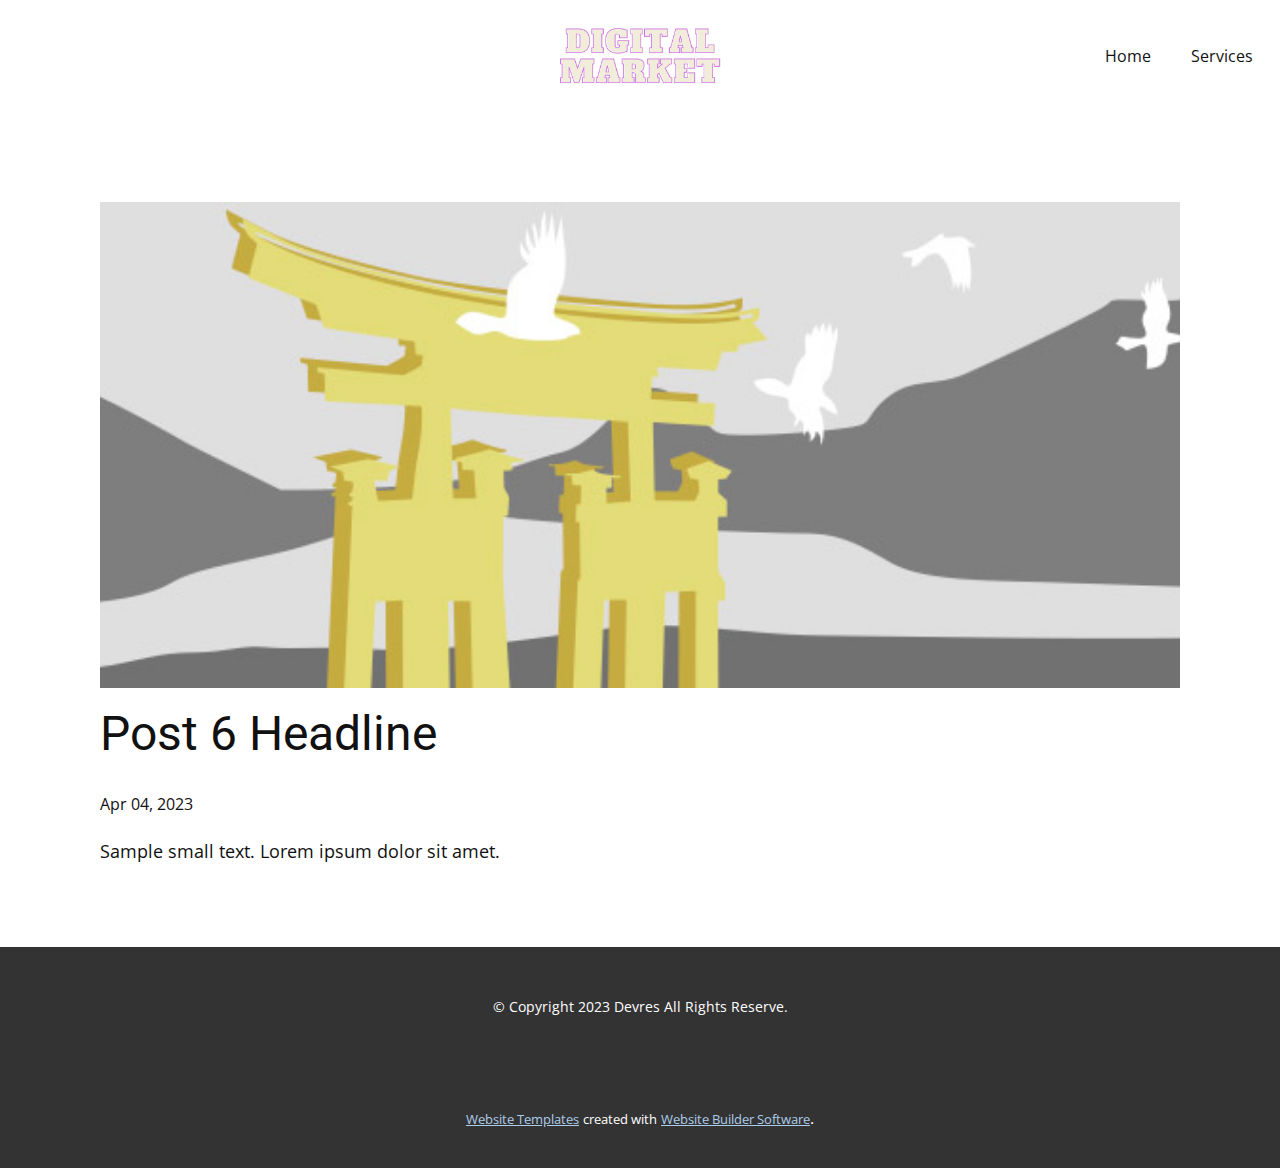
<file: blog/post-5.html>
<!DOCTYPE html>
<html style="font-size: 16px;" lang="en"><head>
    <meta name="viewport" content="width=device-width, initial-scale=1.0">
    <meta charset="utf-8">
    <meta name="keywords" content="Post 1 Headline">
    <meta name="description" content="">
    <title>Post 6 Headline</title>
    <link rel="stylesheet" href="../nicepage.css" media="screen">
<link rel="stylesheet" href="../Post-Template.css" media="screen">
    <script class="u-script" type="text/javascript" src="../jquery.js" defer=""></script>
    <script class="u-script" type="text/javascript" src="../nicepage.js" defer=""></script>
    <meta name="generator" content="Nicepage 5.7.9, nicepage.com">
    <link id="u-theme-google-font" rel="stylesheet" href="https://fonts.googleapis.com/css?family=Roboto:100,100i,300,300i,400,400i,500,500i,700,700i,900,900i|Open+Sans:300,300i,400,400i,500,500i,600,600i,700,700i,800,800i">
    
    
    <script type="application/ld+json">{
		"@context": "http://schema.org",
		"@type": "Organization",
		"name": "",
		"logo": "images/digitalmarketlogo.png"
}</script>
    <meta name="theme-color" content="#478ac9">
  <meta data-intl-tel-input-cdn-path="intlTelInput/"></head>
  <body class="u-body u-xl-mode" data-lang="en"><header class="u-clearfix u-header u-header" id="sec-97b1"><div class="u-clearfix u-sheet u-sheet-1">
        <a href="https://nicepage.com" class="u-image u-logo u-image-1" data-image-width="1600" data-image-height="600">
          <img src="../images/digitalmarketlogo.png" class="u-logo-image u-logo-image-1">
        </a>
        <nav class="u-menu u-menu-one-level u-offcanvas u-menu-1">
          <div class="menu-collapse" style="font-size: 1rem; letter-spacing: 0px;">
            <a class="u-button-style u-custom-left-right-menu-spacing u-custom-padding-bottom u-custom-top-bottom-menu-spacing u-nav-link u-text-active-palette-1-base u-text-hover-palette-2-base" href="#">
              <svg class="u-svg-link" viewBox="0 0 24 24"><use xmlns:xlink="http://www.w3.org/1999/xlink" xlink:href="#menu-hamburger"></use></svg>
              <svg class="u-svg-content" version="1.1" id="menu-hamburger" viewBox="0 0 16 16" x="0px" y="0px" xmlns:xlink="http://www.w3.org/1999/xlink" xmlns="http://www.w3.org/2000/svg"><g><rect y="1" width="16" height="2"></rect><rect y="7" width="16" height="2"></rect><rect y="13" width="16" height="2"></rect>
</g></svg>
            </a>
          </div>
          <div class="u-custom-menu u-nav-container">
            <ul class="u-nav u-unstyled u-nav-1"><li class="u-nav-item"><a class="u-button-style u-nav-link u-text-active-palette-1-base u-text-hover-palette-2-base" href="../Home.html" style="padding: 18px 20px;">Home</a>
</li><li class="u-nav-item"><a class="u-button-style u-nav-link u-text-active-palette-1-base u-text-hover-palette-2-base" style="padding: 18px 20px;">Services</a>
</li><li class="u-nav-item"><a class="u-button-style u-nav-link u-text-active-palette-1-base u-text-hover-palette-2-base" style="padding: 18px 20px;">Contact Us</a>
</li></ul>
          </div>
          <div class="u-custom-menu u-nav-container-collapse">
            <div class="u-black u-container-style u-inner-container-layout u-opacity u-opacity-95 u-sidenav">
              <div class="u-inner-container-layout u-sidenav-overflow">
                <div class="u-menu-close"></div>
                <ul class="u-align-center u-nav u-popupmenu-items u-unstyled u-nav-2"><li class="u-nav-item"><a class="u-button-style u-nav-link" href="../Home.html">Home</a>
</li><li class="u-nav-item"><a class="u-button-style u-nav-link">Services</a>
</li><li class="u-nav-item"><a class="u-button-style u-nav-link">Contact Us</a>
</li></ul>
              </div>
            </div>
            <div class="u-black u-menu-overlay u-opacity u-opacity-70"></div>
          </div>
        </nav>
      </div></header>
    <section class="u-align-center u-clearfix u-section-1" id="sec-e4a9">
      <div class="u-clearfix u-sheet u-valign-middle-md u-valign-middle-sm u-valign-middle-xs u-sheet-1"><!--post_details--><!--post_details_options_json--><!--{"source":""}--><!--/post_details_options_json--><!--blog_post-->
        <div class="u-container-style u-expanded-width u-post-details u-post-details-1">
          <div class="u-container-layout u-valign-middle u-container-layout-1"><!--blog_post_image-->
            <img alt="" class="u-blog-control u-expanded-width u-image u-image-default u-image-1" src="../images/8ad73f3c.jpeg"><!--/blog_post_image--><!--blog_post_header-->
            <h2 class="u-blog-control u-text u-text-1">Post 6 Headline</h2><!--/blog_post_header--><!--blog_post_metadata-->
            <div class="u-blog-control u-metadata u-metadata-1"><!--blog_post_metadata_date-->
              <span class="u-meta-date u-meta-icon">Apr 04, 2023</span><!--/blog_post_metadata_date--><!--blog_post_metadata_category-->
              <!--/blog_post_metadata_category--><!--blog_post_metadata_comments-->
              <!--/blog_post_metadata_comments-->
            </div><!--/blog_post_metadata--><!--blog_post_content-->
            <div class="u-align-justify u-blog-control u-post-content u-text u-text-2 fr-view">
  Sample small text. Lorem ipsum dolor sit amet.
  </div><!--/blog_post_content-->
          </div>
        </div><!--/blog_post--><!--/post_details-->
      </div>
    </section>
    
    
    <footer class="u-align-center u-clearfix u-footer u-grey-80 u-footer" id="sec-a262"><div class="u-clearfix u-sheet u-sheet-1">
        <p class="u-small-text u-text u-text-variant u-text-1"> © Copyright 2023 Devres All Rights Reserve.</p>
      </div></footer>
    <section class="u-backlink u-clearfix u-grey-80">
      <a class="u-link" href="https://nicepage.com/website-templates" target="_blank">
        <span>Website Templates</span>
      </a>
      <p class="u-text">
        <span>created with</span>
      </p>
      <a class="u-link" href="" target="_blank">
        <span>Website Builder Software</span>
      </a>. 
    </section>
  
</body></html>
</file>
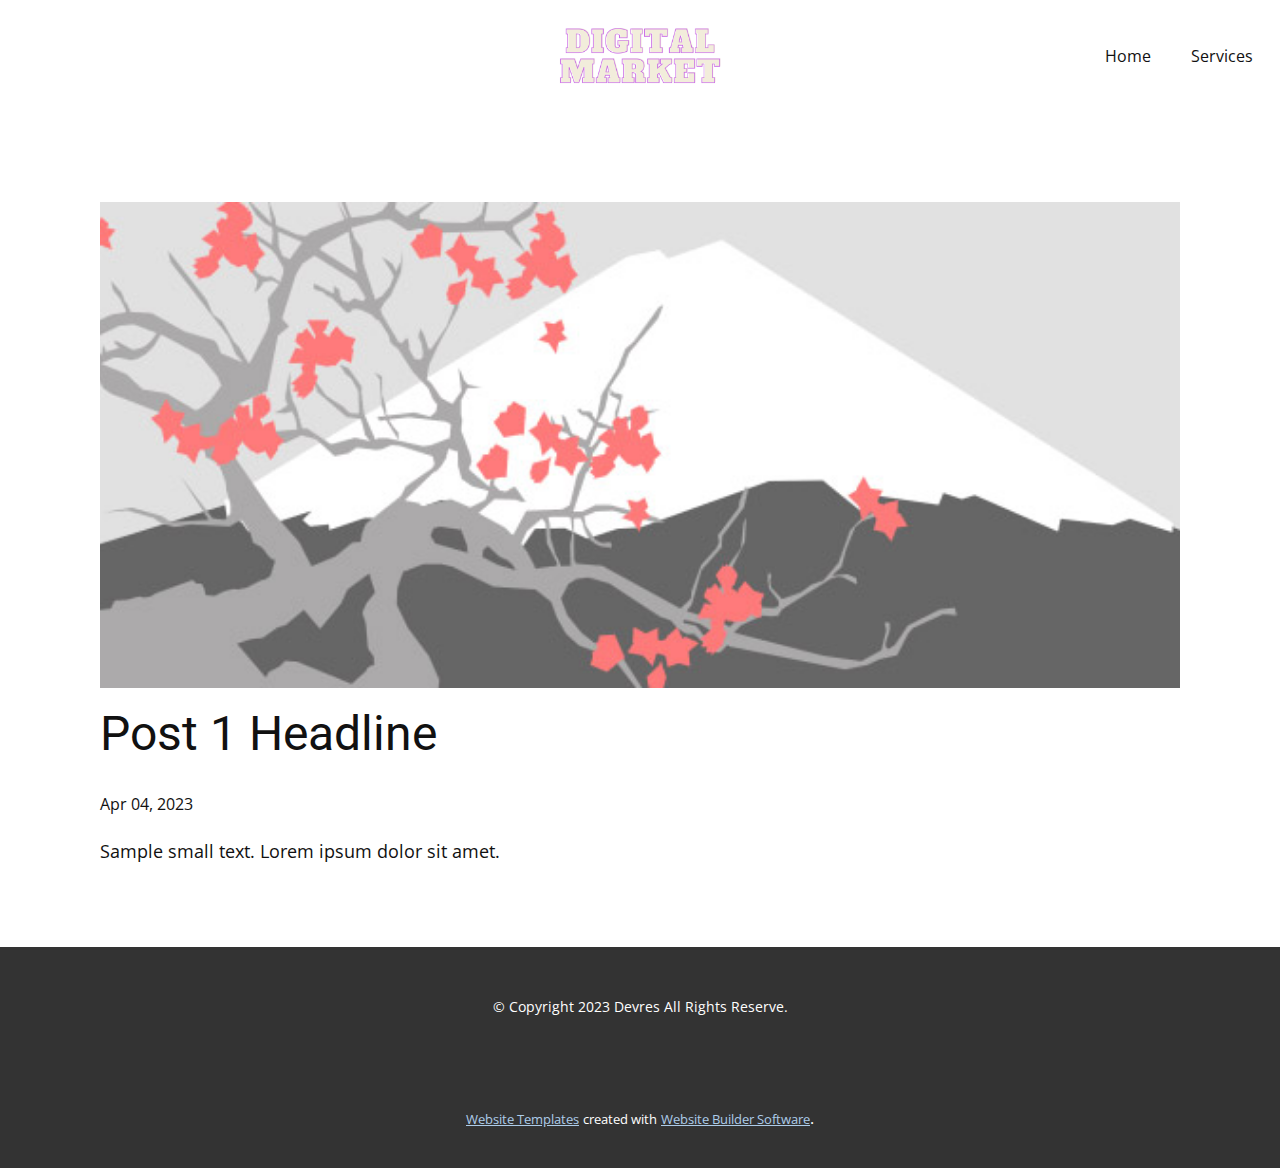
<file: blog/post.html>
<!DOCTYPE html>
<html style="font-size: 16px;" lang="en"><head>
    <meta name="viewport" content="width=device-width, initial-scale=1.0">
    <meta charset="utf-8">
    <meta name="keywords" content="Post 1 Headline">
    <meta name="description" content="">
    <title>Post 1 Headline</title>
    <link rel="stylesheet" href="../nicepage.css" media="screen">
<link rel="stylesheet" href="../Post-Template.css" media="screen">
    <script class="u-script" type="text/javascript" src="../jquery.js" defer=""></script>
    <script class="u-script" type="text/javascript" src="../nicepage.js" defer=""></script>
    <meta name="generator" content="Nicepage 5.7.9, nicepage.com">
    <link id="u-theme-google-font" rel="stylesheet" href="https://fonts.googleapis.com/css?family=Roboto:100,100i,300,300i,400,400i,500,500i,700,700i,900,900i|Open+Sans:300,300i,400,400i,500,500i,600,600i,700,700i,800,800i">
    
    
    <script type="application/ld+json">{
		"@context": "http://schema.org",
		"@type": "Organization",
		"name": "",
		"logo": "images/digitalmarketlogo.png"
}</script>
    <meta name="theme-color" content="#478ac9">
  <meta data-intl-tel-input-cdn-path="intlTelInput/"></head>
  <body class="u-body u-xl-mode" data-lang="en"><header class="u-clearfix u-header u-header" id="sec-97b1"><div class="u-clearfix u-sheet u-sheet-1">
        <a href="https://nicepage.com" class="u-image u-logo u-image-1" data-image-width="1600" data-image-height="600">
          <img src="../images/digitalmarketlogo.png" class="u-logo-image u-logo-image-1">
        </a>
        <nav class="u-menu u-menu-one-level u-offcanvas u-menu-1">
          <div class="menu-collapse" style="font-size: 1rem; letter-spacing: 0px;">
            <a class="u-button-style u-custom-left-right-menu-spacing u-custom-padding-bottom u-custom-top-bottom-menu-spacing u-nav-link u-text-active-palette-1-base u-text-hover-palette-2-base" href="#">
              <svg class="u-svg-link" viewBox="0 0 24 24"><use xmlns:xlink="http://www.w3.org/1999/xlink" xlink:href="#menu-hamburger"></use></svg>
              <svg class="u-svg-content" version="1.1" id="menu-hamburger" viewBox="0 0 16 16" x="0px" y="0px" xmlns:xlink="http://www.w3.org/1999/xlink" xmlns="http://www.w3.org/2000/svg"><g><rect y="1" width="16" height="2"></rect><rect y="7" width="16" height="2"></rect><rect y="13" width="16" height="2"></rect>
</g></svg>
            </a>
          </div>
          <div class="u-custom-menu u-nav-container">
            <ul class="u-nav u-unstyled u-nav-1"><li class="u-nav-item"><a class="u-button-style u-nav-link u-text-active-palette-1-base u-text-hover-palette-2-base" href="../Home.html" style="padding: 18px 20px;">Home</a>
</li><li class="u-nav-item"><a class="u-button-style u-nav-link u-text-active-palette-1-base u-text-hover-palette-2-base" style="padding: 18px 20px;">Services</a>
</li><li class="u-nav-item"><a class="u-button-style u-nav-link u-text-active-palette-1-base u-text-hover-palette-2-base" style="padding: 18px 20px;">Contact Us</a>
</li></ul>
          </div>
          <div class="u-custom-menu u-nav-container-collapse">
            <div class="u-black u-container-style u-inner-container-layout u-opacity u-opacity-95 u-sidenav">
              <div class="u-inner-container-layout u-sidenav-overflow">
                <div class="u-menu-close"></div>
                <ul class="u-align-center u-nav u-popupmenu-items u-unstyled u-nav-2"><li class="u-nav-item"><a class="u-button-style u-nav-link" href="../Home.html">Home</a>
</li><li class="u-nav-item"><a class="u-button-style u-nav-link">Services</a>
</li><li class="u-nav-item"><a class="u-button-style u-nav-link">Contact Us</a>
</li></ul>
              </div>
            </div>
            <div class="u-black u-menu-overlay u-opacity u-opacity-70"></div>
          </div>
        </nav>
      </div></header>
    <section class="u-align-center u-clearfix u-section-1" id="sec-e4a9">
      <div class="u-clearfix u-sheet u-valign-middle-md u-valign-middle-sm u-valign-middle-xs u-sheet-1"><!--post_details--><!--post_details_options_json--><!--{"source":""}--><!--/post_details_options_json--><!--blog_post-->
        <div class="u-container-style u-expanded-width u-post-details u-post-details-1">
          <div class="u-container-layout u-valign-middle u-container-layout-1"><!--blog_post_image-->
            <img alt="" class="u-blog-control u-expanded-width u-image u-image-default u-image-1" src="../images/0fd3416c.jpeg"><!--/blog_post_image--><!--blog_post_header-->
            <h2 class="u-blog-control u-text u-text-1">Post 1 Headline</h2><!--/blog_post_header--><!--blog_post_metadata-->
            <div class="u-blog-control u-metadata u-metadata-1"><!--blog_post_metadata_date-->
              <span class="u-meta-date u-meta-icon">Apr 04, 2023</span><!--/blog_post_metadata_date--><!--blog_post_metadata_category-->
              <!--/blog_post_metadata_category--><!--blog_post_metadata_comments-->
              <!--/blog_post_metadata_comments-->
            </div><!--/blog_post_metadata--><!--blog_post_content-->
            <div class="u-align-justify u-blog-control u-post-content u-text u-text-2 fr-view">
  Sample small text. Lorem ipsum dolor sit amet.
  </div><!--/blog_post_content-->
          </div>
        </div><!--/blog_post--><!--/post_details-->
      </div>
    </section>
    
    
    <footer class="u-align-center u-clearfix u-footer u-grey-80 u-footer" id="sec-a262"><div class="u-clearfix u-sheet u-sheet-1">
        <p class="u-small-text u-text u-text-variant u-text-1"> © Copyright 2023 Devres All Rights Reserve.</p>
      </div></footer>
    <section class="u-backlink u-clearfix u-grey-80">
      <a class="u-link" href="https://nicepage.com/website-templates" target="_blank">
        <span>Website Templates</span>
      </a>
      <p class="u-text">
        <span>created with</span>
      </p>
      <a class="u-link" href="" target="_blank">
        <span>Website Builder Software</span>
      </a>. 
    </section>
  
</body></html>
</file>
<file: Home.css>
.u-section-1 {
  background-image: url("images/25362637_3d00772.jpg");
  background-position: 50% 50%;
}

.u-section-1 .u-sheet-1 {
  min-height: 740px;
}

.u-section-1 .u-text-1 {
  font-size: 3.75rem;
  margin: 155px 465px 0 0;
}

.u-section-1 .u-text-2 {
  margin: 20px 691px 0 0;
}

.u-section-1 .u-btn-1 {
  background-image: none;
  padding: 0;
}

.u-section-1 .u-form-1 {
  background-image: none;
  height: 88px;
  margin: 31px 570px 0 0;
}

.u-section-1 .u-icon-1 {
  width: 64px;
  height: 64px;
  background-image: none;
  margin: 59px auto 0 0;
  padding: 13px;
}

.u-section-1 .u-btn-3 {
  font-size: 1.875rem;
  letter-spacing: 1px;
  margin: -61px auto 0 84px;
  padding: 0;
}

.u-section-1 .u-text-3 {
  margin: 13px auto 60px 81px;
}

@media (max-width: 1199px) {
  .u-section-1 .u-sheet-1 {
    min-height: 610px;
  }

  .u-section-1 .u-text-1 {
    margin-right: 265px;
  }

  .u-section-1 .u-text-2 {
    margin-right: 491px;
  }

  .u-section-1 .u-form-1 {
    margin-right: 370px;
  }

  .u-section-1 .u-btn-3 {
    margin-top: 20px;
    margin-left: 0;
  }
}

@media (max-width: 991px) {
  .u-section-1 .u-sheet-1 {
    min-height: 467px;
  }

  .u-section-1 .u-text-1 {
    margin-right: 45px;
  }

  .u-section-1 .u-text-2 {
    margin-right: 271px;
  }

  .u-section-1 .u-form-1 {
    margin-right: 150px;
  }
}

@media (max-width: 767px) {
  .u-section-1 .u-sheet-1 {
    min-height: 350px;
  }

  .u-section-1 .u-text-1 {
    margin-right: 0;
  }

  .u-section-1 .u-text-2 {
    margin-right: 91px;
  }

  .u-section-1 .u-form-1 {
    margin-right: 0;
  }
}

@media (max-width: 575px) {
  .u-section-1 .u-sheet-1 {
    min-height: 220px;
  }

  .u-section-1 .u-text-1 {
    font-size: 1.875rem;
  }

  .u-section-1 .u-text-2 {
    margin-right: 0;
  }
} .u-section-2 {
  background-image: none;
}

.u-section-2 .u-sheet-1 {
  min-height: 636px;
}

.u-section-2 .u-layout-wrap-1 {
  margin-top: 60px;
  margin-bottom: 0;
}

.u-section-2 .u-layout-cell-1 {
  min-height: 576px;
}

.u-section-2 .u-container-layout-1 {
  padding: 0 12px;
}

.u-section-2 .u-image-1 {
  width: 485px;
  height: 485px;
  background-image: url("images/25362693_3d00879.png");
  background-position: 50% 50%;
  margin: -29px auto 0;
}

.u-section-2 .u-text-1 {
  width: 311px;
  margin: 31px auto 0;
}

.u-section-2 .u-btn-1 {
  background-image: none;
  padding: 0;
}

.u-section-2 .u-layout-cell-2 {
  min-height: 576px;
}

.u-section-2 .u-container-layout-2 {
  padding: 0;
}

.u-section-2 .u-list-1 {
  width: 460px;
  margin: 11px auto 0;
}

.u-section-2 .u-repeater-1 {
  grid-template-columns: 100%;
  min-height: 495px;
  grid-gap: 20px 20px;
}

.u-section-2 .u-list-item-1 {
  background-image: none;
  box-shadow: 5px 5px 20px 0 rgba(0,0,0,0.15);
}

.u-section-2 .u-container-layout-3 {
  padding: 10px;
}

.u-section-2 .u-icon-1 {
  width: 64px;
  height: 64px;
  background-image: none;
  margin: 0 auto;
  padding: 13px;
}

.u-section-2 .u-text-2 {
  font-weight: 400;
  margin: 30px 0 0;
}

.u-section-2 .u-list-item-2 {
  background-image: none;
  box-shadow: 5px 5px 20px 0 rgba(0,0,0,0.15);
}

.u-section-2 .u-container-layout-4 {
  padding: 10px;
}

.u-section-2 .u-icon-2 {
  width: 64px;
  height: 64px;
  background-image: none;
  margin: 0 auto;
  padding: 13px;
}

.u-section-2 .u-text-3 {
  font-weight: 400;
  margin: 30px 0 0;
}

.u-section-2 .u-list-item-3 {
  background-image: none;
  box-shadow: 5px 5px 20px 0 rgba(0,0,0,0.15);
}

.u-section-2 .u-container-layout-5 {
  padding: 10px;
}

.u-section-2 .u-icon-3 {
  width: 64px;
  height: 64px;
  background-image: none;
  margin: 0 auto;
  padding: 13px;
}

.u-section-2 .u-text-4 {
  font-weight: 400;
  margin: 30px 0 0;
}

@media (max-width: 1199px) {
  .u-section-2 .u-sheet-1 {
    min-height: 535px;
  }

  .u-section-2 .u-layout-cell-1 {
    min-height: 475px;
  }

  .u-section-2 .u-image-1 {
    width: 447px;
    height: 447px;
  }

  .u-section-2 .u-layout-cell-2 {
    min-height: 475px;
  }
}

@media (max-width: 991px) {
  .u-section-2 .u-sheet-1 {
    min-height: 160px;
  }

  .u-section-2 .u-layout-cell-1 {
    min-height: 100px;
  }

  .u-section-2 .u-image-1 {
    width: 337px;
    height: 337px;
  }

  .u-section-2 .u-layout-cell-2 {
    min-height: 100px;
  }

  .u-section-2 .u-list-1 {
    width: 360px;
  }
}

@media (max-width: 767px) {
  .u-section-2 .u-sheet-1 {
    min-height: 260px;
  }

  .u-section-2 .u-container-layout-1 {
    padding-left: 10px;
    padding-right: 10px;
  }
}

@media (max-width: 575px) {
  .u-section-2 .u-image-1 {
    width: 320px;
    height: 320px;
  }

  .u-section-2 .u-list-1 {
    width: 340px;
  }
} .u-section-3 {
  background-image: none;
}

.u-section-3 .u-sheet-1 {
  min-height: 630px;
}

.u-section-3 .u-layout-wrap-1 {
  margin-top: 77px;
  margin-bottom: 0;
}

.u-section-3 .u-layout-cell-1 {
  min-height: 554px;
}

.u-section-3 .u-container-layout-1 {
  padding: 30px;
}

.u-section-3 .u-text-1 {
  margin-bottom: 0;
  margin-top: 0;
  font-size: 3rem;
}

.u-section-3 .u-text-2 {
  margin: 21px auto 0 1px;
}

.u-section-3 .u-btn-1 {
  background-image: none;
  padding: 0;
}

.u-section-3 .u-btn-2 {
  background-image: none;
  margin: 30px auto 0 0;
  padding: 15px 39px 15px 37px;
}

.u-section-3 .u-layout-cell-2 {
  min-height: 554px;
}

.u-section-3 .u-container-layout-2 {
  padding: 0;
}

.u-section-3 .u-image-1 {
  height: 542px;
  margin-top: 0;
  margin-bottom: 0;
}

@media (max-width: 1199px) {
  .u-section-3 .u-sheet-1 {
    min-height: 577px;
  }

  .u-section-3 .u-layout-cell-1 {
    min-height: 467px;
  }

  .u-section-3 .u-container-layout-1 {
    padding-left: 29px;
    padding-right: 29px;
  }

  .u-section-3 .u-text-1 {
    width: auto;
    margin-top: 13px;
    margin-left: 0;
    margin-right: 0;
  }

  .u-section-3 .u-text-2 {
    margin-left: 2px;
  }

  .u-section-3 .u-btn-2 {
    margin-left: 1px;
  }

  .u-section-3 .u-layout-cell-2 {
    min-height: 457px;
  }

  .u-section-3 .u-image-1 {
    height: 447px;
  }
}

@media (max-width: 991px) {
  .u-section-3 .u-sheet-1 {
    min-height: 470px;
  }

  .u-section-3 .u-layout-cell-1 {
    min-height: 100px;
  }

  .u-section-3 .u-text-1 {
    font-size: 2.25rem;
  }

  .u-section-3 .u-btn-2 {
    margin-left: 0;
  }

  .u-section-3 .u-layout-cell-2 {
    min-height: 350px;
  }

  .u-section-3 .u-image-1 {
    height: 342px;
  }
}

@media (max-width: 767px) {
  .u-section-3 .u-sheet-1 {
    min-height: 945px;
  }

  .u-section-3 .u-layout-wrap-1 {
    margin-top: 42px;
    margin-bottom: 29px;
  }

  .u-section-3 .u-container-layout-1 {
    padding-left: 10px;
    padding-right: 10px;
  }

  .u-section-3 .u-text-2 {
    width: auto;
    margin-left: 1px;
    margin-right: 1px;
  }

  .u-section-3 .u-btn-2 {
    margin-left: auto;
  }

  .u-section-3 .u-layout-cell-2 {
    min-height: 525px;
  }

  .u-section-3 .u-image-1 {
    height: 513px;
  }
}

@media (max-width: 575px) {
  .u-section-3 .u-sheet-1 {
    min-height: 782px;
  }

  .u-section-3 .u-text-1 {
    font-size: 1.5rem;
  }

  .u-section-3 .u-layout-cell-2 {
    min-height: 331px;
  }

  .u-section-3 .u-image-1 {
    height: 323px;
  }
} .u-section-4 {
  background-image: none;
}

.u-section-4 .u-sheet-1 {
  min-height: 552px;
}

.u-section-4 .u-list-1 {
  width: 765px;
  margin: 33px auto;
}

.u-section-4 .u-repeater-1 {
  grid-template-columns: calc(50% - 10px) calc(50% - 10px);
  min-height: 486px;
  margin-left: auto;
  grid-gap: 20px 20px;
}

.u-section-4 .u-list-item-1 {
  background-image: none;
  box-shadow: 5px 5px 20px 0 rgba(0,0,0,0.15);
  margin-left: auto;
}

.u-section-4 .u-container-layout-1 {
  padding: 30px;
}

.u-section-4 .u-text-1 {
  font-weight: 700;
  font-size: 3.75rem;
  margin: 20px 0 0;
}

.u-section-4 .u-text-2 {
  font-weight: 400;
  margin: 20px 0 0;
}

.u-section-4 .u-list-item-2 {
  background-image: none;
  box-shadow: 5px 5px 20px 0 rgba(0,0,0,0.15);
  margin-left: auto;
}

.u-section-4 .u-container-layout-2 {
  padding: 30px;
}

.u-section-4 .u-text-3 {
  font-weight: 700;
  font-size: 3.75rem;
  margin: 20px 0 0;
}

.u-section-4 .u-text-4 {
  font-weight: 400;
  margin: 20px 0 0;
}

.u-section-4 .u-list-item-3 {
  background-image: none;
  box-shadow: 5px 5px 20px 0 rgba(0,0,0,0.15);
  margin-left: auto;
}

.u-section-4 .u-container-layout-3 {
  padding: 30px;
}

.u-section-4 .u-text-5 {
  font-weight: 700;
  font-size: 3.75rem;
  margin: 20px 0 0;
}

.u-section-4 .u-text-6 {
  font-weight: 400;
  margin: 20px 0 0;
}

.u-section-4 .u-list-item-4 {
  background-image: none;
  box-shadow: 5px 5px 20px 0 rgba(0,0,0,0.15);
  margin-left: auto;
}

.u-section-4 .u-container-layout-4 {
  padding: 30px;
}

.u-section-4 .u-text-7 {
  font-weight: 700;
  font-size: 3.75rem;
  margin: 20px 0 0;
}

.u-section-4 .u-text-8 {
  font-weight: 400;
  margin: 20px 0 0;
}

@media (max-width: 1199px) {
  .u-section-4 .u-repeater-1 {
    grid-template-columns: repeat(2, calc(50% - 10px));
  }
}

@media (max-width: 991px) {
  .u-section-4 .u-sheet-1 {
    min-height: 905px;
  }

  .u-section-4 .u-list-1 {
    width: 360px;
    margin-top: 60px;
    margin-bottom: 60px;
  }

  .u-section-4 .u-repeater-1 {
    grid-template-columns: 100%;
  }
}

@media (max-width: 767px) {
  .u-section-4 .u-container-layout-1 {
    padding-left: 10px;
    padding-right: 10px;
  }

  .u-section-4 .u-container-layout-2 {
    padding-left: 10px;
    padding-right: 10px;
  }

  .u-section-4 .u-container-layout-3 {
    padding-left: 10px;
    padding-right: 10px;
  }

  .u-section-4 .u-container-layout-4 {
    padding-left: 10px;
    padding-right: 10px;
  }
}

@media (max-width: 575px) {
  .u-section-4 .u-sheet-1 {
    min-height: 800px;
  }

  .u-section-4 .u-list-1 {
    width: 340px;
    margin-bottom: 0;
  }

  .u-section-4 .u-text-1 {
    font-size: 1.5rem;
  }

  .u-section-4 .u-text-3 {
    font-size: 1.5rem;
  }

  .u-section-4 .u-text-5 {
    font-size: 1.5rem;
  }

  .u-section-4 .u-text-7 {
    font-size: 1.5rem;
  }
} .u-section-5 {
  background-image: none;
}

.u-section-5 .u-sheet-1 {
  min-height: 709px;
}

.u-section-5 .u-text-1 {
  font-size: 3rem;
  margin: 21px auto 0;
}

.u-section-5 .u-text-2 {
  width: 373px;
  margin: 21px auto 0;
}

.u-section-5 .u-list-1 {
  margin: 41px 0 13px;
}

.u-section-5 .u-repeater-1 {
  grid-template-columns: repeat(3, calc(33.3333% - 13.3333px));
  min-height: 505px;
  grid-gap: 20px;
}

.u-section-5 .u-list-item-1 {
  background-image: none;
  box-shadow: 5px 5px 20px 0 rgba(0,0,0,0.15);
}

.u-section-5 .u-container-layout-1 {
  padding: 10px;
}

.u-section-5 .u-icon-1 {
  width: 64px;
  height: 64px;
  background-image: none;
  margin: 0 auto;
  padding: 13px;
}

.u-section-5 .u-text-3 {
  font-weight: 400;
  margin: 30px 0 0;
}

.u-section-5 .u-text-4 {
  margin: 20px 0 0;
}

.u-section-5 .u-list-item-2 {
  background-image: none;
  box-shadow: 5px 5px 20px 0 rgba(0,0,0,0.15);
}

.u-section-5 .u-container-layout-2 {
  padding: 10px;
}

.u-section-5 .u-icon-2 {
  width: 64px;
  height: 64px;
  background-image: none;
  margin: 0 auto;
  padding: 13px;
}

.u-section-5 .u-text-5 {
  font-weight: 400;
  margin: 30px 0 0;
}

.u-section-5 .u-text-6 {
  margin: 20px 0 0;
}

.u-section-5 .u-list-item-3 {
  background-image: none;
  box-shadow: 5px 5px 20px 0 rgba(0,0,0,0.15);
}

.u-section-5 .u-container-layout-3 {
  padding: 10px;
}

.u-section-5 .u-icon-3 {
  width: 64px;
  height: 64px;
  background-image: none;
  margin: 0 auto;
  padding: 13px;
}

.u-section-5 .u-text-7 {
  font-weight: 400;
  margin: 30px 0 0;
}

.u-section-5 .u-text-8 {
  margin: 20px 0 0;
}

.u-section-5 .u-list-item-4 {
  background-image: none;
  box-shadow: 5px 5px 20px 0 rgba(0,0,0,0.15);
}

.u-section-5 .u-container-layout-4 {
  padding: 10px;
}

.u-section-5 .u-icon-4 {
  width: 64px;
  height: 64px;
  background-image: none;
  margin: 0 auto;
  padding: 13px;
}

.u-section-5 .u-text-9 {
  font-weight: 400;
  margin: 30px 0 0;
}

.u-section-5 .u-text-10 {
  margin: 20px 0 0;
}

.u-section-5 .u-list-item-5 {
  background-image: none;
  box-shadow: 5px 5px 20px 0 rgba(0,0,0,0.15);
}

.u-section-5 .u-container-layout-5 {
  padding: 10px;
}

.u-section-5 .u-icon-5 {
  width: 64px;
  height: 64px;
  background-image: none;
  margin: 0 auto;
  padding: 13px;
}

.u-section-5 .u-text-11 {
  font-weight: 400;
  margin: 30px 0 0;
}

.u-section-5 .u-text-12 {
  margin: 20px 0 0;
}

.u-section-5 .u-list-item-6 {
  background-image: none;
  box-shadow: 5px 5px 20px 0 rgba(0,0,0,0.15);
}

.u-section-5 .u-container-layout-6 {
  padding: 10px;
}

.u-section-5 .u-icon-6 {
  width: 64px;
  height: 64px;
  background-image: none;
  margin: 0 auto;
  padding: 13px;
}

.u-section-5 .u-text-13 {
  font-weight: 400;
  margin: 30px 0 0;
}

.u-section-5 .u-text-14 {
  margin: 20px 0 0;
}

@media (max-width: 1199px) {
  .u-section-5 .u-list-1 {
    margin-right: initial;
    margin-left: initial;
  }

  .u-section-5 .u-repeater-1 {
    min-height: 417px;
  }
}

@media (max-width: 991px) {
  .u-section-5 .u-text-1 {
    font-size: 2.25rem;
  }

  .u-section-5 .u-repeater-1 {
    grid-template-columns: repeat(2, calc(50% - 9.99997px));
    min-height: 735px;
  }
}

@media (max-width: 767px) {
  .u-section-5 .u-repeater-1 {
    grid-template-columns: 100%;
  }
}

@media (max-width: 575px) {
  .u-section-5 .u-text-1 {
    font-size: 1.5rem;
  }

  .u-section-5 .u-text-2 {
    width: 340px;
  }
} .u-section-6 {
  background-image: none;
}

.u-section-6 .u-sheet-1 {
  min-height: 686px;
}

.u-section-6 .u-layout-wrap-1 {
  margin-top: 60px;
  margin-bottom: 0;
}

.u-section-6 .u-layout-cell-1 {
  min-height: 626px;
}

.u-section-6 .u-container-layout-1 {
  padding: 0;
}

.u-section-6 .u-image-1 {
  height: 617px;
  margin-top: 0;
  margin-bottom: 0;
}

.u-section-6 .u-layout-cell-2 {
  min-height: 645px;
}

.u-section-6 .u-container-layout-2 {
  padding: 30px 29px;
}

.u-section-6 .u-text-1 {
  font-size: 3rem;
  margin: 0 1px;
}

.u-section-6 .u-text-2 {
  margin: 23px 0 0;
}

.u-section-6 .u-btn-1 {
  background-image: none;
  padding: 0;
}

.u-section-6 .u-form-1 {
  width: 510px;
  background-image: none;
  margin: 28px auto 0 2px;
}

.u-section-6 .u-btn-2 {
  background-image: none;
}

@media (max-width: 1199px) {
  .u-section-6 .u-sheet-1 {
    min-height: 577px;
  }

  .u-section-6 .u-layout-cell-1 {
    min-height: 516px;
  }

  .u-section-6 .u-image-1 {
    height: 508px;
  }

  .u-section-6 .u-layout-cell-2 {
    min-height: 532px;
  }

  .u-section-6 .u-form-1 {
    width: 412px;
    margin-left: 0;
  }
}

@media (max-width: 991px) {
  .u-section-6 .u-sheet-1 {
    min-height: 470px;
  }

  .u-section-6 .u-layout-cell-1 {
    min-height: 395px;
  }

  .u-section-6 .u-image-1 {
    height: 389px;
  }

  .u-section-6 .u-layout-cell-2 {
    min-height: 100px;
  }

  .u-section-6 .u-text-1 {
    font-size: 2.25rem;
  }

  .u-section-6 .u-form-1 {
    width: 302px;
  }
}

@media (max-width: 767px) {
  .u-section-6 .u-sheet-1 {
    min-height: 1170px;
  }

  .u-section-6 .u-layout-cell-1 {
    min-height: 593px;
  }

  .u-section-6 .u-image-1 {
    height: 584px;
  }

  .u-section-6 .u-layout-cell-2 {
    min-height: 584px;
  }

  .u-section-6 .u-container-layout-2 {
    padding-left: 9px;
    padding-right: 9px;
  }

  .u-section-6 .u-text-2 {
    margin-left: 2px;
  }

  .u-section-6 .u-form-1 {
    width: 520px;
    height: 347px;
    margin-right: 0;
    margin-left: 2px;
  }
}

@media (max-width: 575px) {
  .u-section-6 .u-sheet-1 {
    min-height: 1129px;
  }

  .u-section-6 .u-layout-cell-1 {
    min-height: 373px;
  }

  .u-section-6 .u-image-1 {
    height: 368px;
  }

  .u-section-6 .u-layout-cell-2 {
    min-height: 100px;
  }

  .u-section-6 .u-text-1 {
    font-size: 1.5rem;
    margin-left: auto;
    margin-right: auto;
  }

  .u-section-6 .u-text-2 {
    width: auto;
    margin-left: 0;
    margin-right: 1px;
  }

  .u-section-6 .u-form-1 {
    width: 322px;
    margin-left: 0;
  }
}
</file>
<file: Services.css>
.u-section-1 .u-sheet-1 {
  min-height: 400px;
}
</file>
<file: Blog-Template.css>
.u-section-1 .u-sheet-1 {
  min-height: 561px;
}

.u-section-1 .u-repeater-1 {
  margin-top: 60px;
  margin-bottom: 60px;
  min-height: 441px;
  grid-template-columns: calc(33.3333% - 15px) calc(33.3333% - 15px) calc(33.3333% - 15px);
  height: auto;
  grid-gap: 22px;
}

.u-section-1 .u-repeater-item-1 {
  background-image: none;
}

.u-section-1 .u-container-layout-1 {
  padding: 30px 20px;
}

.u-section-1 .u-text-1 {
  margin-top: 0;
  margin-bottom: 0;
}

.u-section-1 .u-image-1 {
  height: 222px;
  margin-top: 17px;
  margin-bottom: 0;
}

.u-section-1 .u-text-2 {
  margin-top: 20px;
  margin-bottom: 0;
}

.u-section-1 .u-btn-1 {
  background-image: none;
  border-style: none none solid;
  margin: 17px auto 0 0;
  padding: 0;
}

.u-section-1 .u-container-layout-2 {
  padding: 30px 20px;
}

.u-section-1 .u-text-3 {
  margin-top: 0;
  margin-bottom: 0;
}

.u-section-1 .u-image-2 {
  height: 222px;
  margin-top: 17px;
  margin-bottom: 0;
}

.u-section-1 .u-text-4 {
  margin-top: 20px;
  margin-bottom: 0;
}

.u-section-1 .u-btn-2 {
  background-image: none;
  border-style: none none solid;
  margin: 17px auto 0 0;
  padding: 0;
}

.u-section-1 .u-container-layout-3 {
  padding: 30px 20px;
}

.u-section-1 .u-text-5 {
  margin-top: 0;
  margin-bottom: 0;
}

.u-section-1 .u-image-3 {
  height: 222px;
  margin-top: 17px;
  margin-bottom: 0;
}

.u-section-1 .u-text-6 {
  margin-top: 20px;
  margin-bottom: 0;
}

.u-section-1 .u-btn-3 {
  background-image: none;
  border-style: none none solid;
  margin: 17px auto 0 0;
  padding: 0;
}

@media (max-width: 1199px) {
  .u-section-1 .u-sheet-1 {
    min-height: 484px;
  }

  .u-section-1 .u-repeater-1 {
    min-height: 364px;
    grid-template-columns: repeat(3, calc(33.333333333333336% - 15px));
  }
}

@media (max-width: 991px) {
  .u-section-1 .u-sheet-1 {
    min-height: 956px;
  }

  .u-section-1 .u-repeater-1 {
    min-height: 836px;
    grid-template-columns: repeat(2, calc(50% - 11.25px));
  }
}

@media (max-width: 767px) {
  .u-section-1 .u-repeater-1 {
    grid-template-columns: 100%;
  }

  .u-section-1 .u-container-layout-1 {
    padding-left: 10px;
    padding-right: 10px;
  }

  .u-section-1 .u-image-1 {
    height: 278px;
  }

  .u-section-1 .u-container-layout-2 {
    padding-left: 10px;
    padding-right: 10px;
  }

  .u-section-1 .u-image-2 {
    height: 278px;
  }

  .u-section-1 .u-container-layout-3 {
    padding-left: 10px;
    padding-right: 10px;
  }

  .u-section-1 .u-image-3 {
    height: 278px;
  }
}
</file>
<file: Post-Template.css>
.u-section-1 .u-sheet-1 {
  min-height: 835px;
}

.u-section-1 .u-post-details-1 {
  min-height: 375px;
  margin-top: 60px;
  margin-bottom: -10px;
}

.u-section-1 .u-container-layout-1 {
  padding: 30px;
}

.u-section-1 .u-image-1 {
  height: 486px;
  margin-top: 0;
  margin-bottom: 0;
  margin-left: 0;
}

.u-section-1 .u-text-1 {
  margin-top: 20px;
  margin-bottom: 0;
  margin-left: 0;
}

.u-section-1 .u-metadata-1 {
  margin-top: 30px;
  margin-bottom: 0;
  margin-left: 0;
}

.u-section-1 .u-text-2 {
  margin-bottom: 0;
  margin-top: 20px;
  margin-left: 0;
}

@media (max-width: 1199px) {
  .u-section-1 .u-image-1 {
    margin-left: initial;
  }
}

@media (max-width: 991px) {
  .u-section-1 .u-sheet-1 {
    min-height: 782px;
  }

  .u-section-1 .u-post-details-1 {
    margin-bottom: 60px;
  }

  .u-section-1 .u-image-1 {
    height: 423px;
    margin-left: initial;
  }
}

@media (max-width: 767px) {
  .u-section-1 .u-sheet-1 {
    min-height: 722px;
  }

  .u-section-1 .u-container-layout-1 {
    padding-left: 10px;
    padding-right: 10px;
  }

  .u-section-1 .u-image-1 {
    height: 354px;
    margin-top: 9px;
    margin-left: initial;
  }
}

@media (max-width: 575px) {
  .u-section-1 .u-sheet-1 {
    min-height: 656px;
  }

  .u-section-1 .u-image-1 {
    height: 275px;
    margin-left: initial;
  }
}
</file>
